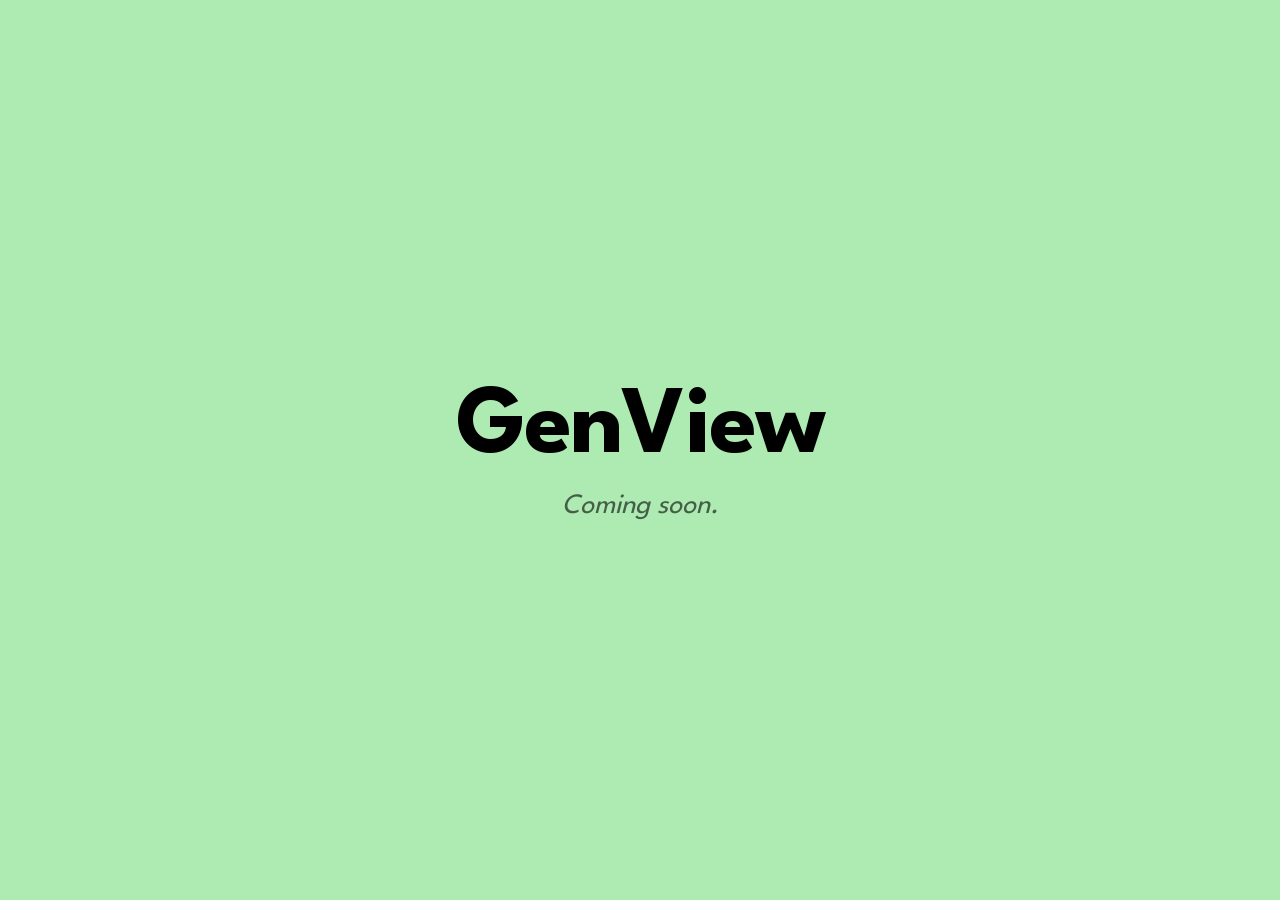
<file: index.html>
<!DOCTYPE html>
<html lang="en">
<head>
  <meta charset="UTF-8">
  <meta name="viewport" content="width=device-width, initial-scale=1.0">
  <title>GenView</title>
  <link rel="icon" type="image/svg+xml" href="favicon.svg">
  <link rel="icon" type="image/png" href="favicon.png">
  <link rel="apple-touch-icon" href="preview.png">

  <meta name="description" content="Gen Z insight and strategy for organisations that mean it." />
  <link rel="canonical" href="https://genview.uk/" />

  <meta property="og:title" content="GenView" />
  <meta property="og:description" content="Gen Z insight and strategy for organisations that mean it." />
  <meta property="og:type" content="website" />
  <meta property="og:url" content="https://genview.uk/" />
  <meta property="og:image" content="https://genview.uk/preview.png" />
  <meta property="og:image:width" content="1500" />
  <meta property="og:image:height" content="1500" />
  <meta name="twitter:card" content="summary_large_image" />
  <meta name="twitter:title" content="GenView" />
  <meta name="twitter:description" content="Gen Z insight and strategy for organisations that mean it." />
  <meta name="twitter:image" content="https://genview.uk/preview.png" />

  <link rel="stylesheet" href="fonts/leaguespartan.css">

  <style>
    *, *::before, *::after { box-sizing: border-box; }

    body {
      margin: 0;
      background-color: #adebb3;
      font-family: 'League Spartan', sans-serif;
      color: black;
      -webkit-font-smoothing: antialiased;
    }

    .wrap {
      height: 100vh;
      display: flex;
      flex-direction: column;
      align-items: center;
      justify-content: center;
      text-align: center;
      padding: 0 24px;
    }

    h1 {
      font-size: clamp(48px, 8vw, 96px);
      font-weight: 700;
      margin: 0;
      letter-spacing: -1.5px;
      line-height: 1;
    }

    p {
      font-size: clamp(18px, 2.5vw, 28px);
      font-style: italic;
      color: rgba(0,0,0,0.6);
      margin: 16px 0 0;
    }
  </style>
</head>
<body>
  <div class="wrap">
    <h1>GenView</h1>
    <p>Coming soon.</p>
  </div>
</body>
</html>
</file>
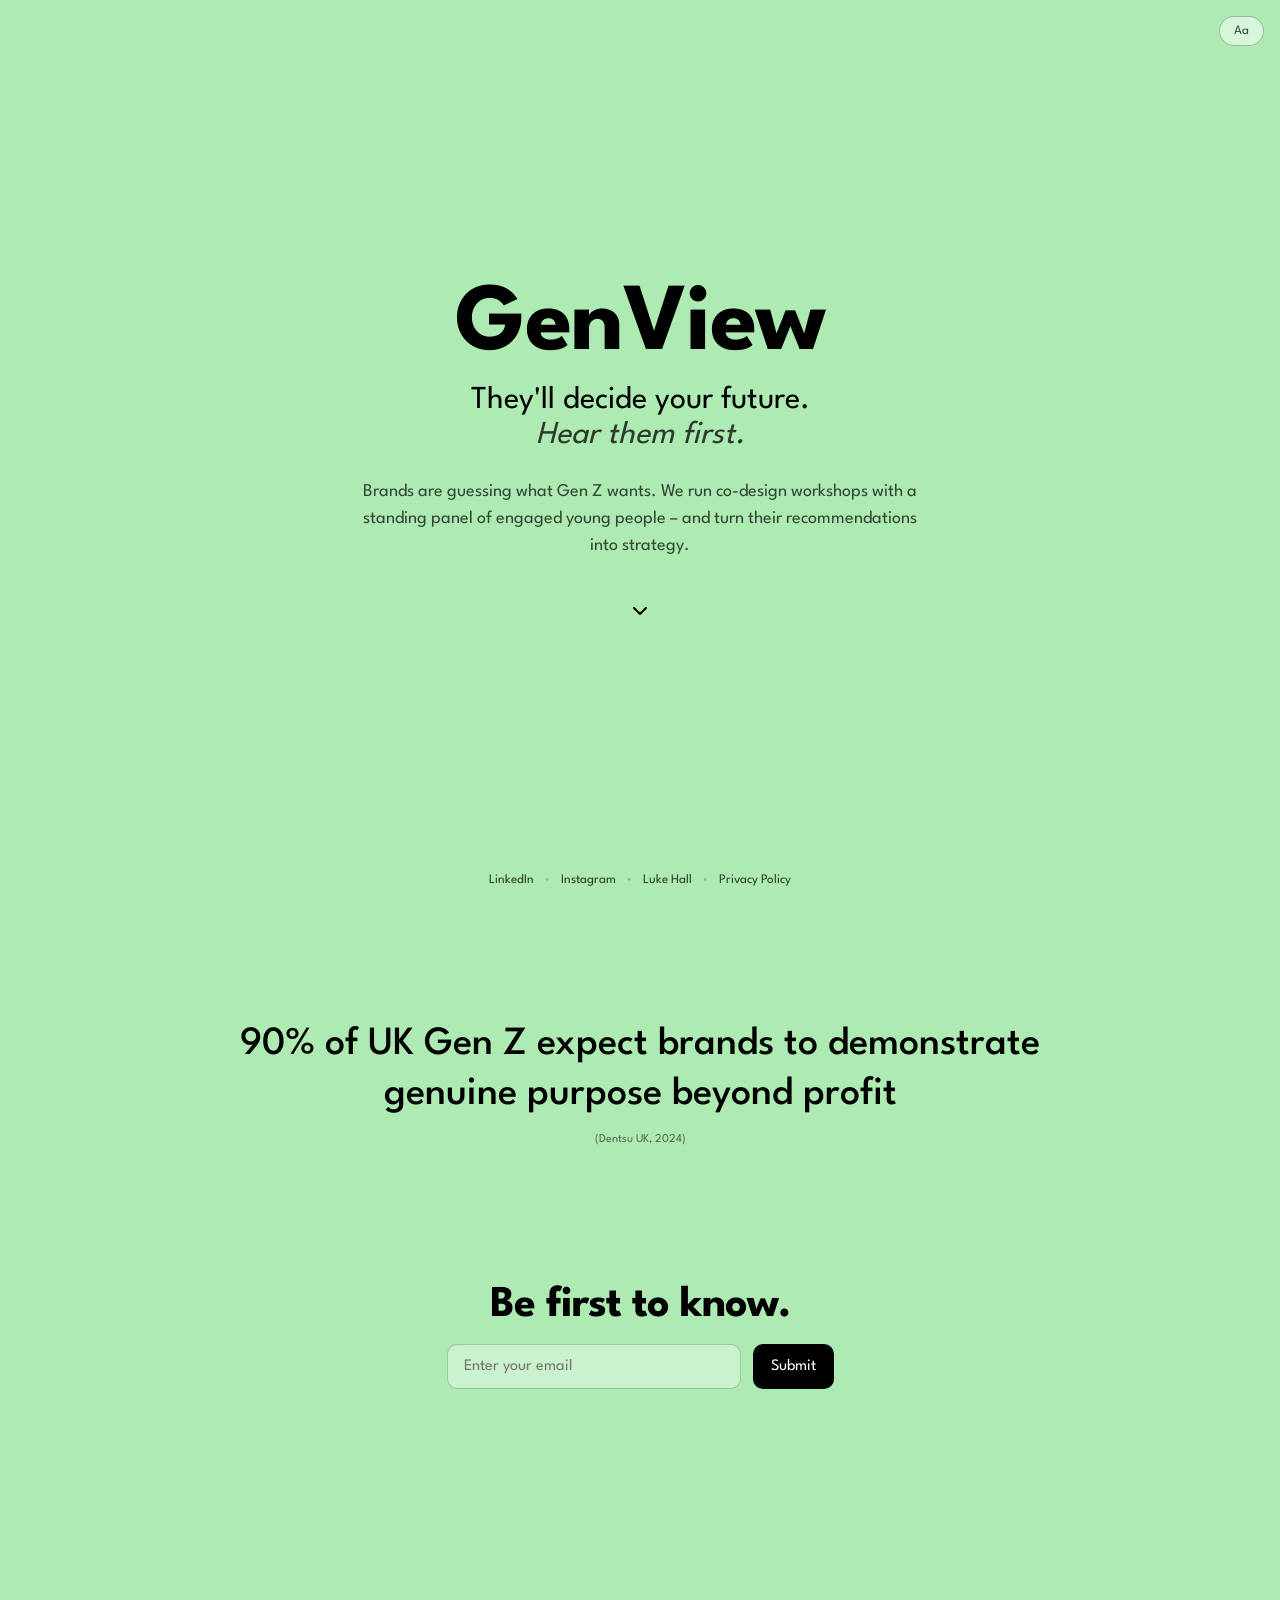
<file: full.html>
<!DOCTYPE html>
<html lang="en">
<head>
  <meta charset="UTF-8">
  <meta name="viewport" content="width=device-width, initial-scale=1.0">
  <title>GenView</title>
  <link rel="icon" type="image/svg+xml" href="favicon.svg">
  <link rel="icon" type="image/png" href="favicon.png">
  <link rel="apple-touch-icon" href="preview.png">

  <meta name="description" content="Strategy rooted in rich insights from Gen Z. Before anyone else." />
  <link rel="canonical" href="https://genview.uk/" />

  <!-- Open Graph -->
  <meta property="og:title" content="GenView" />
  <meta property="og:description" content="Strategy rooted in rich insights from Gen Z. Before anyone else." />
  <meta property="og:type" content="website" />
  <meta property="og:url" content="https://genview.uk/" />
  <meta property="og:image" content="https://genview.uk/preview.png" />
  <meta property="og:image:width" content="1500" />
  <meta property="og:image:height" content="1500" />

  <!-- Twitter / WhatsApp -->
  <meta name="twitter:card" content="summary_large_image" />
  <meta name="twitter:title" content="GenView" />
  <meta name="twitter:description" content="Strategy rooted in rich insights from Gen Z. Before anyone else." />
  <meta name="twitter:image" content="https://genview.uk/preview.png" />

  <link rel="preconnect" href="https://fonts.googleapis.com">
  <link rel="preconnect" href="https://fonts.gstatic.com" crossorigin>
  <link href="https://fonts.googleapis.com/css2?family=League+Spartan:wght@400;500;600;700&display=swap" rel="stylesheet">

  <style>
    @font-face {
      font-family: 'OpenDyslexic';
      src: url('https://cdn.jsdelivr.net/npm/opendyslexic@latest/OpenDyslexic-Regular.otf') format('opentype');
      font-weight: normal;
    }

    @font-face {
      font-family: 'OpenDyslexic';
      src: url('https://cdn.jsdelivr.net/npm/opendyslexic@latest/OpenDyslexic-Bold.otf') format('opentype');
      font-weight: bold;
    }

    body {
      margin: 0;
      background-color: #adebb3;
      font-family: 'League Spartan', sans-serif;
      color: black;
      -webkit-font-smoothing: antialiased;
      transition: background-color 0.3s ease, font-family 0.1s;
    }

    body.dyslexic {
      background-color: #f8f3e3;
      font-family: 'OpenDyslexic', sans-serif;
      letter-spacing: 0.05em;
      word-spacing: 0.1em;
      line-height: 1.6;
    }

    html {
      scroll-behavior: smooth;
    }

    .wrap {
      max-width: 900px;
      margin: 0 auto;
      padding: 120px 24px;
      text-align: center;
    }

    .block {
      margin-bottom: 140px;
    }

    .stat {
      font-size: clamp(22px, 3.2vw, 40px);
      line-height: 1.25;
      font-weight: 500;
    }

    .source {
      margin-top: 14px;
      font-size: 12px;
      color: rgba(0,0,0,0.55);
    }

    .email-title {
      font-size: clamp(28px, 4vw, 44px);
      font-weight: 700;
      margin-bottom: 18px;
      letter-spacing: -1px;
    }

    form {
      display: flex;
      gap: 12px;
      flex-wrap: wrap;
      justify-content: center;
    }

    input[type="email"] {
      padding: 14px 16px;
      font-size: 16px;
      border: 1px solid rgba(0,0,0,0.2);
      border-radius: 10px;
      width: 260px;
      background: rgba(255,255,255,0.35);
      outline: none;
      font-family: inherit;
    }

    button {
      padding: 14px 18px;
      font-size: 16px;
      border: none;
      border-radius: 10px;
      background: black;
      color: white;
      cursor: pointer;
      font-family: inherit;
    }

    button:hover {
      opacity: 0.85;
    }

    /* SUCCESS STATE */
    #success-message {
      display: none;
      margin-top: 18px;
      font-size: 16px;
      color: rgba(0,0,0,0.75);
    }

    /* DYSLEXIA TOGGLE BUTTON */
    #dyslexia-toggle {
      position: fixed;
      top: 16px;
      right: 16px;
      padding: 8px 14px;
      font-size: 13px;
      font-family: inherit;
      border: 1px solid rgba(0,0,0,0.25);
      border-radius: 20px;
      background: rgba(255,255,255,0.5);
      color: rgba(0,0,0,0.7);
      cursor: pointer;
      backdrop-filter: blur(6px);
      z-index: 100;
      transition: background 0.2s ease, border-color 0.2s ease;
    }

    #dyslexia-toggle:hover {
      background: rgba(255,255,255,0.8);
      border-color: rgba(0,0,0,0.4);
    }

    body.dyslexic #dyslexia-toggle {
      background: rgba(0,0,0,0.08);
      border-color: rgba(0,0,0,0.35);
    }

    /* SCROLL PROMPT */
    .scroll-hint {
      margin: 40px auto 0;
      display: flex;
      justify-content: center;
      animation: bounce 2s infinite;
      opacity: 0.4;
      background: none;
      border: none;
      cursor: pointer;
      padding: 0;
      color: black;
      transition: opacity 0.3s ease;
    }

    .scroll-hint svg {
      width: 24px;
      height: 24px;
    }

    @keyframes bounce {
      0%, 100% { transform: translateY(0); }
      50% { transform: translateY(6px); }
    }

    @keyframes fadeUp {
      from { opacity: 0; transform: translateY(12px); }
      to   { opacity: 1; transform: translateY(0); }
    }

    .fade-up {
      opacity: 0;
      animation: fadeUp 1.2s ease forwards;
    }

    .fade-up-1 { animation-delay: 0.4s; }
    .fade-up-2 { animation-delay: 1.3s; }
    .fade-up-3 { animation-delay: 3.0s; }
    .fade-up-4 { animation-delay: 3.7s; }

    /* FOOTER */
    .footer {
      position: fixed;
      bottom: 14px;
      left: 50%;
      transform: translateX(-50%);
      font-size: 13px;
      color: rgba(0,0,0,0.6);
      display: flex;
      gap: 10px;
      align-items: center;
      white-space: nowrap;
    }

    .dot { opacity: 0.35; }

    @media (max-width: 600px) {
      .footer {
        gap: 8px;
        font-size: 11px;
        bottom: 10px;
        white-space: normal;
        justify-content: center;
        width: 100%;
        left: 0;
        transform: none;
        padding: 0 16px;
        text-align: center;
        flex-wrap: wrap;
      }
      .footer-hide-mobile {
        display: none;
      }
    }

    .footer-link {
      color: rgba(0,0,0,0.75);
      text-decoration: none;
      position: relative;
    }

    .footer-link::after {
      content: "";
      position: absolute;
      left: 0;
      bottom: -3px;
      width: 100%;
      height: 1px;
      background: rgba(0,0,0,0.75);
      transform: scaleX(0);
      transform-origin: left;
      transition: transform 0.2s ease;
    }

    .footer-link:hover::after {
      transform: scaleX(1);
    }
  </style>
</head>

<body>

  <!-- DYSLEXIA TOGGLE -->
  <button id="dyslexia-toggle" aria-pressed="false" title="Toggle dyslexia-friendly reading mode">
    Aa
  </button>

  <!-- HERO -->
  <div style="height:100vh; display:flex; align-items:center; justify-content:center; text-align:center; padding:0 24px;">
    <div>
      <h1 style="font-size: clamp(48px, 8vw, 96px); font-weight:700; margin:0; letter-spacing:-1.5px; line-height:1;">
        GenView
      </h1>

      <div class="fade-up fade-up-1" style="font-size: clamp(18px, 3vw, 32px); margin-top:12px;">
        They'll decide your future.
      </div>

      <div class="fade-up fade-up-2" style="font-size: clamp(18px, 3vw, 32px); margin-top:6px; font-style:italic; color:rgba(0,0,0,0.75);">
        Hear them first.
      </div>

      <div class="fade-up fade-up-3" style="font-size: clamp(14px, 1.6vw, 18px); margin-top:28px; max-width:560px; line-height:1.5; color:rgba(0,0,0,0.7);">
        Brands are guessing what Gen Z wants. We run co-design workshops with a standing panel of engaged young people – and turn their recommendations into strategy.
      </div>

      <button class="scroll-hint fade-up fade-up-4" id="scroll-hint" aria-label="Scroll down" onclick="window.scrollTo({top: window.innerHeight, behavior: 'smooth'})">
        <svg viewBox="0 0 24 24" fill="none" stroke="currentColor" stroke-width="2" stroke-linecap="round" stroke-linejoin="round">
          <polyline points="6 9 12 15 18 9"></polyline>
        </svg>
      </button>
    </div>
  </div>

  <!-- CONTENT WRAP -->
  <div class="wrap">

    <!-- STAT -->
    <div class="block">
      <div class="stat">
        90% of UK Gen Z expect brands to demonstrate genuine purpose beyond profit
      </div>
      <div class="source">(Dentsu UK, 2024)</div>
    </div>

    <!-- EMAIL -->
    <div class="block">
      <div class="email-title">Be first to know.</div>

      <form id="email-form">
        <input type="email" name="email" placeholder="Enter your email" required />
        <button type="submit">Submit</button>
      </form>

      <div id="success-message" style="display:none; margin-top:18px;">
        Success. We'll be in touch.
      </div>
    </div>

    <!-- COMING SOON -->
    <div class="block" style="margin-bottom: 80px;">
      <div id="coming-soon-text" style="opacity:0; font-size: clamp(18px, 2.5vw, 28px); line-height:1.4; color:rgba(0,0,0,0.75); transition: opacity 1.2s ease;">
        Gen Z has opinions.<br>Time you heard them.<br><em>Coming soon.</em>
      </div>
    </div>

  </div>

  <!-- FOOTER -->
  <div class="footer">
    <a href="https://www.linkedin.com/company/112609480/" target="_blank" class="footer-link">LinkedIn</a>
    <span class="dot">•</span>
    <a href="https://www.instagram.com/genviewuk/" target="_blank" class="footer-link">Instagram</a>
    <span class="dot">•</span>
    <a href="https://www.linkedin.com/in/luke-daniel-hall" target="_blank" class="footer-link footer-hide-mobile">Luke Hall</a>
    <span class="dot">•</span>
    <a href="privacy.html" class="footer-link">Privacy Policy</a>
  </div>

</body>

<!-- JS -->
<script>
  // Email form
  const form = document.getElementById("email-form");
  const success = document.getElementById("success-message");

  form.addEventListener("submit", async function(e) {
    e.preventDefault();

    const formData = new FormData(form);

    try {
      await fetch("https://script.google.com/macros/s/AKfycbzDudrRu-pavjB2wUZoiA74tYOiGO6beJxW8PdrT1XGftuunpHVInuLeJJnONl7N21m/exec", {
        method: "POST",
        body: formData
      });

      form.style.display = "none";
      success.style.display = "block";

      setTimeout(() => {
        form.style.display = "flex";
        success.style.display = "none";
        form.reset();
      }, 5000);

    } catch (err) {
      alert("Something went wrong. Please try again.");
    }
  });

  // Fade in coming soon text 2s after it enters view
  const comingSoon = document.getElementById("coming-soon-text");
  const observer = new IntersectionObserver(function(entries) {
    entries.forEach(function(entry) {
      if (entry.isIntersecting) {
        setTimeout(function() {
          comingSoon.style.opacity = "1";
        }, 2000);
        observer.disconnect();
      }
    });
  }, { threshold: 0.5 });
  observer.observe(comingSoon);

  // Hide scroll hint on scroll
  const scrollHint = document.getElementById("scroll-hint");
  window.addEventListener("scroll", function() {
    if (window.scrollY > 40) scrollHint.style.opacity = "0";
    else scrollHint.style.opacity = "0.4";
  }, { passive: true });

  // Dyslexia toggle
  const toggle = document.getElementById("dyslexia-toggle");
  const body = document.body;

  const saved = localStorage.getItem("dyslexic");
  if (saved === "true") {
    body.classList.add("dyslexic");
    toggle.setAttribute("aria-pressed", "true");
    toggle.title = "Turn off dyslexia-friendly mode";
  }

  toggle.addEventListener("click", function() {
    const isOn = body.classList.toggle("dyslexic");
    toggle.setAttribute("aria-pressed", isOn ? "true" : "false");
    toggle.title = isOn ? "Turn off dyslexia-friendly mode" : "Toggle dyslexia-friendly reading mode";
    localStorage.setItem("dyslexic", isOn);
  });
</script>

</body>
</html>
</file>
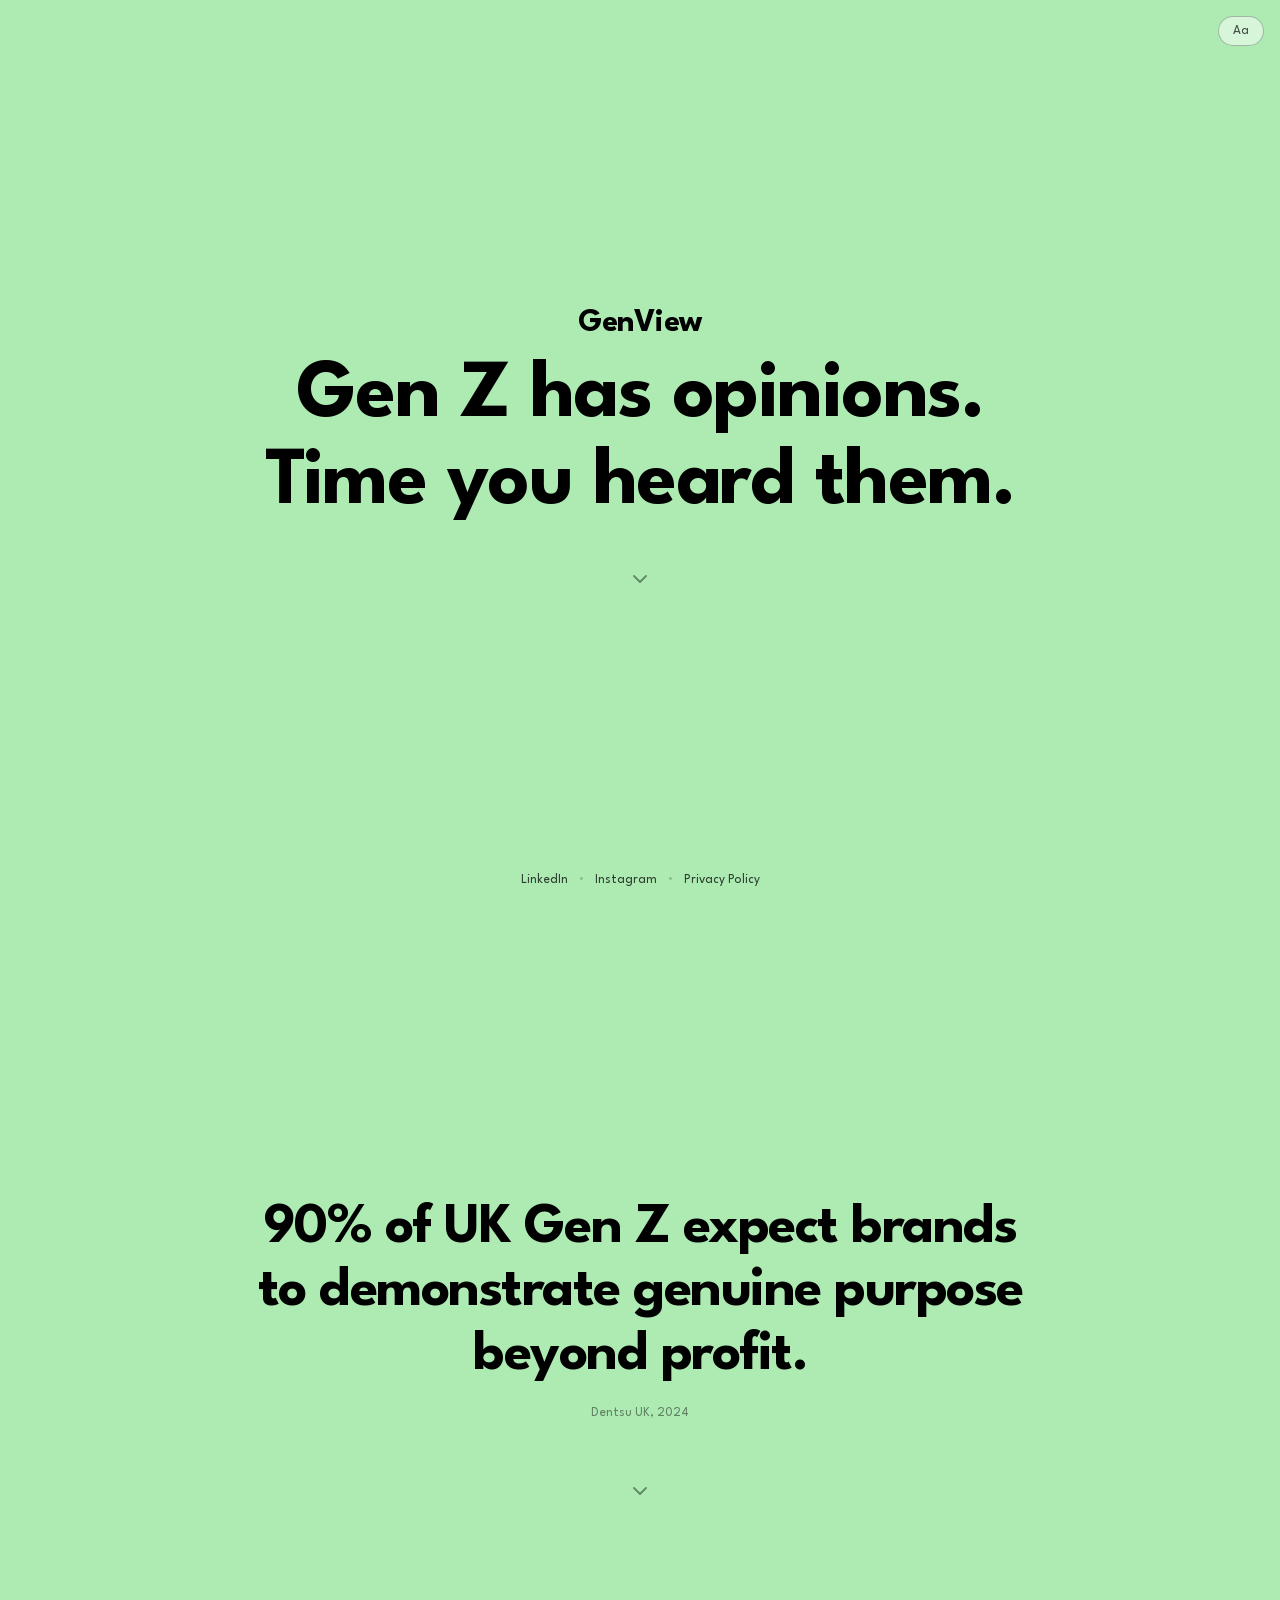
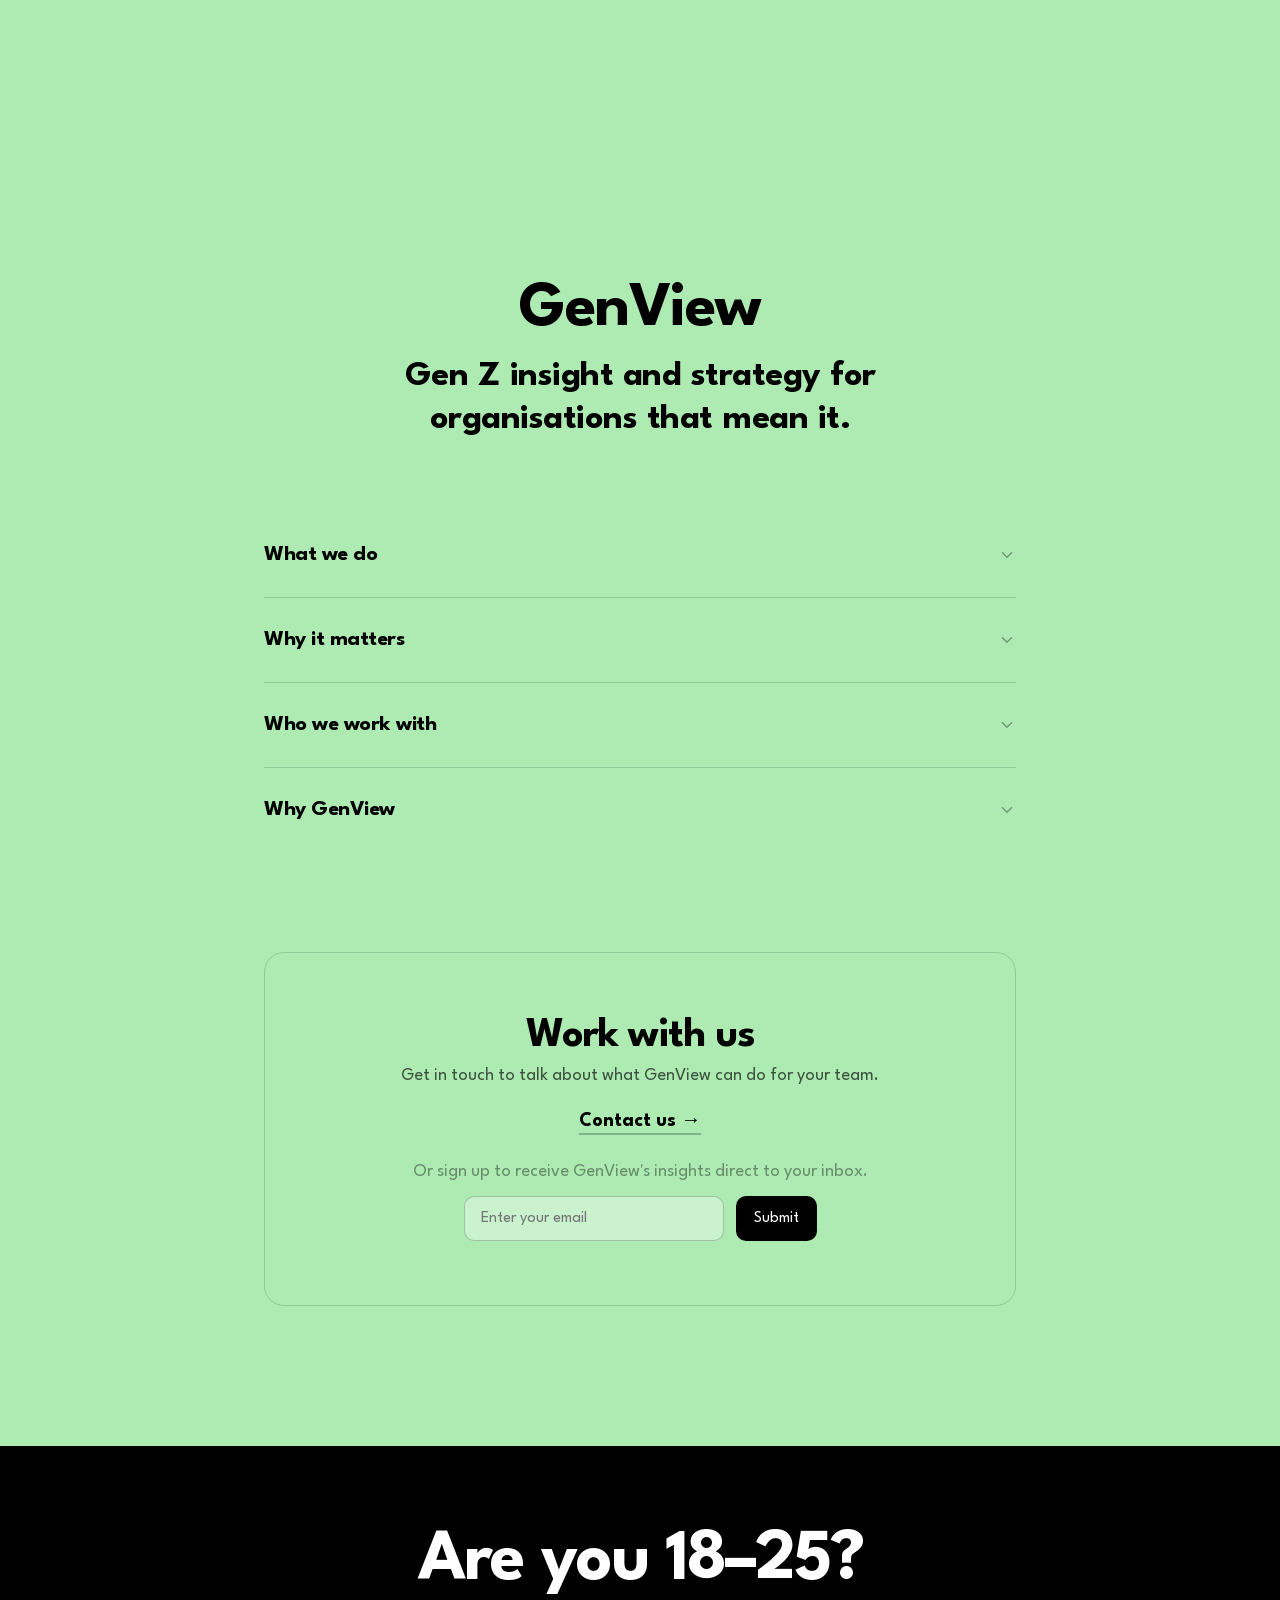
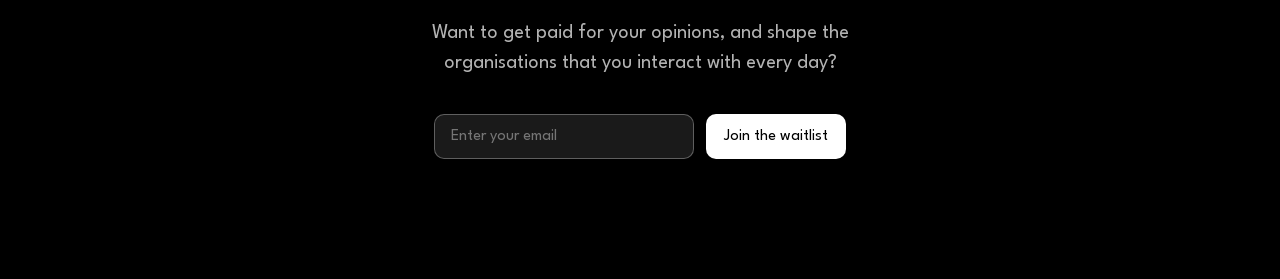
<file: gv-archive-june2026.html>
<!DOCTYPE html>
<html lang="en">
<head>
  <meta charset="UTF-8">
  <meta name="viewport" content="width=device-width, initial-scale=1.0">
  <title>GenView</title>
  <link rel="icon" type="image/svg+xml" href="favicon.svg">
  <link rel="icon" type="image/png" href="favicon.png">
  <link rel="apple-touch-icon" href="preview.png">

  <meta name="description" content="Gen Z insight and strategy for organisations that mean it." />
  <link rel="canonical" href="https://genview.uk/" />

  <!-- Open Graph -->
  <meta property="og:title" content="GenView" />
  <meta property="og:description" content="Gen Z insight and strategy for organisations that mean it." />
  <meta property="og:type" content="website" />
  <meta property="og:url" content="https://genview.uk/" />
  <meta property="og:image" content="https://genview.uk/preview.png" />
  <meta property="og:image:width" content="1500" />
  <meta property="og:image:height" content="1500" />

  <!-- Twitter / WhatsApp -->
  <meta name="twitter:card" content="summary_large_image" />
  <meta name="twitter:title" content="GenView" />
  <meta name="twitter:description" content="Gen Z insight and strategy for organisations that mean it." />
  <meta name="twitter:image" content="https://genview.uk/preview.png" />

  <link rel="stylesheet" href="fonts/leaguespartan.css">
  <style>
    *, *::before, *::after { box-sizing: border-box; }

    @font-face {
      font-family: 'OpenDyslexic';
      src: url('https://cdn.jsdelivr.net/npm/opendyslexic@latest/OpenDyslexic-Regular.otf') format('opentype');
      font-weight: normal;
    }
    @font-face {
      font-family: 'OpenDyslexic';
      src: url('https://cdn.jsdelivr.net/npm/opendyslexic@latest/OpenDyslexic-Bold.otf') format('opentype');
      font-weight: bold;
    }

    body {
      margin: 0;
      background-color: #adebb3;
      font-family: 'League Spartan', sans-serif;
      color: black;
      -webkit-font-smoothing: antialiased;
      transition: background-color 0.3s ease;
    }

    body.dyslexic {
      background-color: #f8f3e3;
      font-family: 'OpenDyslexic', sans-serif;
      letter-spacing: 0.05em;
      word-spacing: 0.1em;
      line-height: 1.6;
    }

    #dyslexia-toggle {
      position: fixed;
      top: 16px;
      right: 16px;
      padding: 8px 14px;
      font-size: 13px;
      font-family: inherit;
      border: 1px solid rgba(0,0,0,0.25);
      border-radius: 20px;
      background: rgba(255,255,255,0.5);
      color: rgba(0,0,0,0.7);
      cursor: pointer;
      backdrop-filter: blur(6px);
      z-index: 100;
      transition: background 0.2s ease, border-color 0.2s ease;
    }

    #dyslexia-toggle:hover {
      background: rgba(255,255,255,0.8);
      border-color: rgba(0,0,0,0.4);
    }

    body.dyslexic #dyslexia-toggle {
      background: rgba(0,0,0,0.08);
      border-color: rgba(0,0,0,0.35);
    }

    html { scroll-behavior: smooth; }

    /* HERO */
    .hero {
      height: 100vh;
      display: flex;
      flex-direction: column;
      align-items: center;
      justify-content: center;
      text-align: center;
      padding: 0 24px;
    }

    .hero-brand {
      font-size: clamp(22px, 3vw, 32px);
      font-weight: 700;
      letter-spacing: -0.5px;
      margin-bottom: 16px;
    }

    .hero h1 {
      font-size: clamp(40px, 6.5vw, 82px);
      font-weight: 700;
      margin: 0;
      letter-spacing: -1.5px;
      line-height: 1.05;
    }

    .scroll-hint {
      margin: 40px auto 0;
      display: flex;
      justify-content: center;
      animation: bounce 2s infinite;
      opacity: 0.4;
      background: none;
      border: none;
      cursor: pointer;
      padding: 0;
      color: black;
    }

    .scroll-hint svg { width: 24px; height: 24px; }

    @keyframes bounce {
      0%, 100% { transform: translateY(0); }
      50%       { transform: translateY(6px); }
    }

    /* PANELS */
    .wrap {
      max-width: 800px;
      margin: 0 auto;
      padding: 80px 24px 140px;
    }

    .panel {
      border-top: 1px solid rgba(0,0,0,0.15);
    }

    .panel:last-of-type {
      border-bottom: 1px solid rgba(0,0,0,0.15);
    }

    .panel-trigger {
      width: 100%;
      background: none;
      border: none;
      cursor: pointer;
      padding: 32px 0;
      display: flex;
      align-items: center;
      justify-content: space-between;
      font-family: inherit;
      text-align: left;
      gap: 16px;
      transition: opacity 0.15s ease;
    }

    .panel-trigger:hover { opacity: 0.7; }

    .panel-trigger-label {
      font-size: clamp(17px, 2vw, 22px);
      font-weight: 700;
      letter-spacing: -0.5px;
      flex: 1;
    }

    .panel-trigger-title {
      font-size: clamp(17px, 2vw, 22px);
      font-weight: 700;
      letter-spacing: -0.5px;
      line-height: 1.2;
      flex: 1;
      text-align: left;
    }

    /* CTA panels — visually distinct */
    .panel-cta .panel-trigger-label {
      font-size: clamp(20px, 2.5vw, 28px);
      letter-spacing: -1px;
    }

    .panel-cta .panel-chevron {
      opacity: 0.7;
    }

    .panel-divider {
      border: none;
      border-top: 2px solid rgba(0,0,0,0.12);
      margin: 48px 0 0;
    }

    @media (max-width: 600px) {
      .panel-body-inner { padding: 0 0 28px; }
    }

    .panel-chevron {
      width: 18px;
      height: 18px;
      flex-shrink: 0;
      opacity: 0.35;
      transition: transform 0.3s ease, opacity 0.2s ease;
    }

    .panel.open .panel-chevron {
      transform: rotate(180deg);
      opacity: 0.7;
    }

    .panel-body {
      max-height: 0;
      overflow: hidden;
      transition: max-height 0.4s ease;
    }

    .panel.open .panel-body {
      max-height: 600px;
    }

    .panel-body-inner {
      padding: 0 40px 36px 24px;
      font-size: clamp(15px, 1.5vw, 18px);
      line-height: 1.65;
      color: rgba(0,0,0,0.8);
    }

    @media (max-width: 600px) {
      .panel-body-inner { padding: 0 0 28px; }
    }

    .founder-block {
      display: flex;
      gap: 24px;
      align-items: center;
      margin-bottom: 20px;
    }

    .founder-photo {
      width: 110px;
      height: 110px;
      border-radius: 50%;
      object-fit: cover;
      flex-shrink: 0;
    }

    .founder-name {
      font-size: clamp(20px, 2.2vw, 26px);
      font-weight: 700;
      letter-spacing: -0.5px;
      line-height: 1.1;
    }

    .founder-role {
      font-size: 13px;
      opacity: 0.5;
      margin-top: 4px;
    }

    .panel-body-inner p { margin: 0 0 14px; }
    .panel-body-inner p:last-child { margin: 0; }

    .stat-panel {
      font-size: clamp(22px, 2.8vw, 36px);
      font-weight: 700;
      line-height: 1.2;
      margin-bottom: 12px;
    }

    .source { font-size: 12px; color: rgba(0,0,0,0.5); margin-bottom: 20px; }

    /* PANELS INTRO */
    .panels-intro {
      font-size: clamp(22px, 3vw, 36px);
      font-weight: 700;
      letter-spacing: -0.5px;
      color: black;
      text-align: center;
      max-width: 600px;
      margin: 0 auto 72px;
      line-height: 1.2;
    }

    /* CTA */
    .cta {
      margin-top: 0;
      text-align: center;
    }

    .email-title {
      font-size: clamp(22px, 3vw, 36px);
      font-weight: 700;
      margin-bottom: 12px;
      letter-spacing: -0.5px;
    }

    .email-sub { font-size: 16px; color: rgba(0,0,0,0.65); margin-bottom: 28px; }

    .cta-contact { margin-bottom: 32px; }

    .cta-contact a {
      display: inline-block;
      font-size: clamp(15px, 1.8vw, 20px);
      font-weight: 600;
      color: black;
      text-decoration: none;
      border-bottom: 2px solid rgba(0,0,0,0.25);
      padding-bottom: 2px;
      margin: 6px 16px;
      transition: border-color 0.2s ease;
    }

    .cta-contact a:hover { border-color: black; }

    .cta-divider { font-size: 13px; color: rgba(0,0,0,0.4); margin: 28px 0; }

    /* WORK WITH US BOX */
    .work-with-us-box {
      margin-top: 100px;
      background: none;
      border: 1px solid rgba(0,0,0,0.15);
      border-radius: 20px;
      padding: 64px 48px;
      text-align: center;
    }

    .work-with-us-title {
      font-size: clamp(24px, 3.5vw, 42px);
      font-weight: 700;
      letter-spacing: -1px;
      margin-bottom: 12px;
    }

    .work-with-us-box p {
      font-size: clamp(15px, 1.5vw, 18px);
      color: rgba(0,0,0,0.65);
      margin: 0 0 24px;
    }

    .work-with-us-link {
      display: inline-block;
      font-size: clamp(16px, 1.8vw, 20px);
      font-weight: 700;
      color: black;
      text-decoration: none;
      border-bottom: 2px solid rgba(0,0,0,0.25);
      padding-bottom: 2px;
      transition: border-color 0.2s ease;
    }

    .work-with-us-link:hover { border-color: black; }

    .work-with-us-divider {
      font-size: clamp(15px, 1.5vw, 18px);
      color: rgba(0,0,0,0.4);
      margin: 28px 0 16px;
    }

    /* 18-25 BOTTOM SECTION */
    .genz-section {
      background: black;
      color: white;
      text-align: center;
      padding: 80px 24px 120px;
    }

    .genz-section h2 {
      font-size: clamp(36px, 6vw, 72px);
      font-weight: 700;
      letter-spacing: -2px;
      line-height: 1;
      margin: 0 0 20px;
    }

    .genz-section p {
      font-size: clamp(16px, 1.8vw, 20px);
      color: rgba(255,255,255,0.7);
      max-width: 480px;
      margin: 0 auto 36px;
      line-height: 1.5;
    }

    .genz-section input[type="email"] {
      background: rgba(255,255,255,0.1);
      border: 1px solid rgba(255,255,255,0.3);
      color: white;
    }

    .genz-section input[type="email"]::placeholder { color: rgba(255,255,255,0.4); }

    .genz-section button[type="submit"] {
      background: white;
      color: black;
    }

    form {
      display: flex;
      gap: 12px;
      flex-wrap: wrap;
      justify-content: center;
    }

    input[type="email"] {
      padding: 14px 16px;
      font-size: 16px;
      font-family: inherit;
      border: 1px solid rgba(0,0,0,0.2);
      border-radius: 10px;
      width: 260px;
      background: rgba(255,255,255,0.35);
      outline: none;
    }

    button[type="submit"] {
      padding: 14px 18px;
      font-size: 16px;
      font-family: inherit;
      border: none;
      border-radius: 10px;
      background: black;
      color: white;
      cursor: pointer;
    }

    /* FOOTER */
    .footer {
      position: fixed;
      bottom: 14px;
      left: 50%;
      transform: translateX(-50%);
      font-size: 13px;
      color: rgba(0,0,0,0.6);
      display: flex;
      gap: 10px;
      align-items: center;
      white-space: nowrap;
      transition: color 0.3s ease;
    }

    .footer-link {
      transition: color 0.3s ease;
    }

    .dot { opacity: 0.35; }

    .footer-link {
      color: rgba(0,0,0,0.75);
      text-decoration: none;
    }
  </style>
</head>
<body>

  <button id="dyslexia-toggle" aria-pressed="false" title="Toggle dyslexia-friendly reading mode">Aa</button>

  <!-- HERO -->
  <div class="hero">
    <div class="hero-brand">GenView</div>
    <h1>Gen Z has opinions.<br>Time you heard them.</h1>
    <button class="scroll-hint" aria-label="Scroll down"
      onclick="window.scrollTo({top: window.innerHeight, behavior: 'smooth'})">
      <svg viewBox="0 0 24 24" fill="none" stroke="currentColor" stroke-width="2"
        stroke-linecap="round" stroke-linejoin="round">
        <polyline points="6 9 12 15 18 9"></polyline>
      </svg>
    </button>
  </div>

  <!-- STAT -->
  <div id="stat-section" style="min-height: 100vh; display: flex; flex-direction: column; align-items: center; justify-content: center; text-align: center; padding: 80px 24px; opacity: 0; transition: opacity 1.4s ease;">
    <div style="max-width: 780px;">
      <div style="font-size: clamp(28px, 4.5vw, 58px); font-weight: 700; letter-spacing: -1.5px; line-height: 1.1; margin-bottom: 20px;">90% of UK Gen Z expect brands to demonstrate genuine purpose beyond profit.</div>
      <div style="font-size: 13px; color: rgba(0,0,0,0.45);">Dentsu UK, 2024</div>
    </div>
    <button class="scroll-hint" style="margin-top: 60px;" aria-label="Scroll down"
      onclick="document.querySelector('.wrap').scrollIntoView({behavior: 'smooth'})">
      <svg viewBox="0 0 24 24" fill="none" stroke="currentColor" stroke-width="2"
        stroke-linecap="round" stroke-linejoin="round">
        <polyline points="6 9 12 15 18 9"></polyline>
      </svg>
    </button>
  </div>

  <!-- PANELS -->
  <div class="wrap">
    <div style="font-size: clamp(32px, 5vw, 64px); font-weight: 700; letter-spacing: -1.5px; text-align: center; margin-bottom: 16px;">GenView</div>
    <p class="panels-intro">Gen Z insight and strategy for organisations that mean it.</p>

    <div class="panel" id="panel-1" style="border-top: none;">
      <button class="panel-trigger" onclick="togglePanel('panel-1')" aria-expanded="false">
        <span class="panel-trigger-label">What we do</span>
        <svg class="panel-chevron" viewBox="0 0 24 24" fill="none" stroke="currentColor" stroke-width="2" stroke-linecap="round" stroke-linejoin="round">
          <polyline points="6 9 12 15 18 9"></polyline>
        </svg>
      </button>
      <div class="panel-body">
        <div class="panel-body-inner">
          <p>GenView runs a standing panel of paid, committed Gen Z participants – and uses in-depth qualitative research, not mass surveys, to get to the bottom of how young people actually think, feel, and consume. It's insight you can't get from surveys.</p>
          <p>Most research tells you what young people say. GenView tells you why, and what's coming next.</p>
        </div>
      </div>
    </div>

    <div class="panel" id="panel-2">
      <button class="panel-trigger" onclick="togglePanel('panel-2')" aria-expanded="false">
        <span class="panel-trigger-label">Why it matters</span>
        <svg class="panel-chevron" viewBox="0 0 24 24" fill="none" stroke="currentColor" stroke-width="2" stroke-linecap="round" stroke-linejoin="round">
          <polyline points="6 9 12 15 18 9"></polyline>
        </svg>
      </button>
      <div class="panel-body">
        <div class="panel-body-inner">
          <p>The UK Government co-produced its National Youth Strategy directly with young people for the first time in history. Accountability to Gen Z is no longer just good practice – it's a growing expectation of organisations that do good.</p>
        </div>
      </div>
    </div>

    <div class="panel" id="panel-3">
      <button class="panel-trigger" onclick="togglePanel('panel-3')" aria-expanded="false">
        <span class="panel-trigger-label">Who we work with</span>
        <svg class="panel-chevron" viewBox="0 0 24 24" fill="none" stroke="currentColor" stroke-width="2" stroke-linecap="round" stroke-linejoin="round">
          <polyline points="6 9 12 15 18 9"></polyline>
        </svg>
      </button>
      <div class="panel-body">
        <div class="panel-body-inner">
          <p>GenView works with brands, organisations, and marketing teams across any sector where getting Gen Z right is non-negotiable. From FMCG to financial services, tech to entertainment – anyone who can't afford to get young people wrong.</p>
          <p>We also work with charities, foundations, and policy teams who need to understand and authentically engage with young people.</p>
        </div>
      </div>
    </div>

    <div class="panel" id="panel-4">
      <button class="panel-trigger" onclick="togglePanel('panel-4')" aria-expanded="false">
        <span class="panel-trigger-label">Why GenView</span>
        <svg class="panel-chevron" viewBox="0 0 24 24" fill="none" stroke="currentColor" stroke-width="2" stroke-linecap="round" stroke-linejoin="round">
          <polyline points="6 9 12 15 18 9"></polyline>
        </svg>
      </button>
      <div class="panel-body">
        <div class="panel-body-inner">
          <div class="founder-block">
            <img src="luke.jpg" alt="Luke Hall, Founder of GenView" class="founder-photo">
            <div>
              <a href="https://www.linkedin.com/in/luke-daniel-hall" target="_blank" rel="noopener noreferrer" class="founder-name" style="color: inherit; text-decoration: underline; text-underline-offset: 3px; text-decoration-color: rgba(0,0,0,0.3);">Luke Hall</a>
              <div class="founder-role">Founder, GenView</div>
            </div>
          </div>
          <p>Most Gen Z insight comes from the outside looking in. GenView's founder has spent years embedded in the policy, advocacy, and institutional worlds that actually shape how young people live – from policymakers in the House of Commons to speaking at international fora such as UNICEF and consumer business summits. That's a different kind of intelligence.</p>
          <p>The combination no competitor has built: a standing panel, in-depth co-design, and a closed loop with every young person involved – making the research richer, the data more honest, and the insight more reliable.</p>
        </div>
      </div>
    </div>

    <!-- CTA PANELS -->
    <div class="work-with-us-box">
      <div class="work-with-us-title">Work with us</div>
      <p>Get in touch to talk about what GenView can do for your team.</p>
      <a href="mailto:hello@genview.uk?subject=GenView Enquiry" class="work-with-us-link">Contact us →</a>
      <div class="work-with-us-divider">Or sign up to receive GenView's insights direct to your inbox.</div>
      <form id="form-org">
        <input type="hidden" name="source" value="organisation">
        <input type="email" name="email" placeholder="Enter your email" required />
        <button type="submit">Submit</button>
      </form>
      <div id="success-org" style="display:none; margin-top:16px; font-size:15px; color:rgba(0,0,0,0.65);">Success. We'll be in touch.</div>
    </div>

  </div>

  <!-- 18-25 SECTION -->
  <div class="genz-section">
    <h2>Are you 18–25?</h2>
    <p>Want to get paid for your opinions, and shape the organisations that you interact with every day?</p>
    <form id="form-panel">
      <input type="hidden" name="source" value="panel">
      <input type="email" name="email" placeholder="Enter your email" required />
      <button type="submit">Join the waitlist</button>
    </form>
    <div id="success-panel" style="display:none; margin-top:16px; font-size:15px; color:rgba(255,255,255,0.7);">You're on the list. We'll be in touch.</div>
  </div>

  <!-- FOOTER -->
  <div class="footer">
    <a href="https://www.linkedin.com/company/112609480/" target="_blank" class="footer-link">LinkedIn</a>
    <span class="dot">•</span>
    <a href="https://www.instagram.com/genviewuk/" target="_blank" class="footer-link">Instagram</a>
    <span class="dot">•</span>
    <a href="privacy.html" class="footer-link">Privacy Policy</a>
  </div>

<script>
  const SCRIPT_URL = "https://script.google.com/macros/s/AKfycbyQBHndjjEp-2qAPYGcVpNUHglOpEFJNtSbEkHs6CS32vU5wOG9wKC4CSMKYyIv8kfH/exec";

  async function submitForm(formId, successId) {
    const form = document.getElementById(formId);
    const success = document.getElementById(successId);
    form.addEventListener("submit", async function(e) {
      e.preventDefault();
      const formData = new FormData(form);
      try {
        await fetch(SCRIPT_URL, { method: "POST", body: formData, mode: "no-cors" });
        form.style.display = "none";
        success.style.display = "block";
        setTimeout(() => {
          form.style.display = "flex";
          success.style.display = "none";
          form.reset();
        }, 5000);
      } catch (err) {
        alert("Something went wrong. Please try again.");
      }
    });
  }

  submitForm("form-org", "success-org");
  submitForm("form-panel", "success-panel");

  // Dyslexia toggle
  const toggle = document.getElementById("dyslexia-toggle");
  if (localStorage.getItem("dyslexic") === "true") {
    document.body.classList.add("dyslexic");
    toggle.setAttribute("aria-pressed", "true");
  }
  toggle.addEventListener("click", function() {
    const isOn = document.body.classList.toggle("dyslexic");
    toggle.setAttribute("aria-pressed", isOn ? "true" : "false");
    localStorage.setItem("dyslexic", isOn);
  });

  // Footer turns white over black 18-25 section
  const footer = document.querySelector('.footer');
  // Fade in stat when it enters view
  const statSection = document.getElementById("stat-section");
  const statObserver = new IntersectionObserver(function(entries) {
    entries.forEach(function(entry) {
      if (entry.isIntersecting) {
        statSection.style.opacity = "1";
        statObserver.disconnect();
      }
    });
  }, { threshold: 0.3 });
  statObserver.observe(statSection);

  const genzSection = document.querySelector('.genz-section');

  const footerObserver = new IntersectionObserver(function(entries) {
    entries.forEach(function(entry) {
      if (entry.isIntersecting) {
        footer.style.color = 'rgba(255,255,255,0.7)';
        footer.querySelectorAll('.footer-link').forEach(a => a.style.color = 'rgba(255,255,255,0.9)');
      } else {
        footer.style.color = 'rgba(0,0,0,0.6)';
        footer.querySelectorAll('.footer-link').forEach(a => a.style.color = 'rgba(0,0,0,0.75)');
      }
    });
  }, { threshold: 0.1 });

  footerObserver.observe(genzSection);

  function togglePanel(id) {
    const panel = document.getElementById(id);
    const btn = panel.querySelector('.panel-trigger');
    const isOpen = panel.classList.contains('open');

    // Close all panels
    document.querySelectorAll('.panel').forEach(p => {
      p.classList.remove('open');
      p.querySelector('.panel-trigger').setAttribute('aria-expanded', 'false');
    });

    // Open clicked one if it was closed
    if (!isOpen) {
      panel.classList.add('open');
      btn.setAttribute('aria-expanded', 'true');
    }
  }
</script>

</body>
</html>
</file>
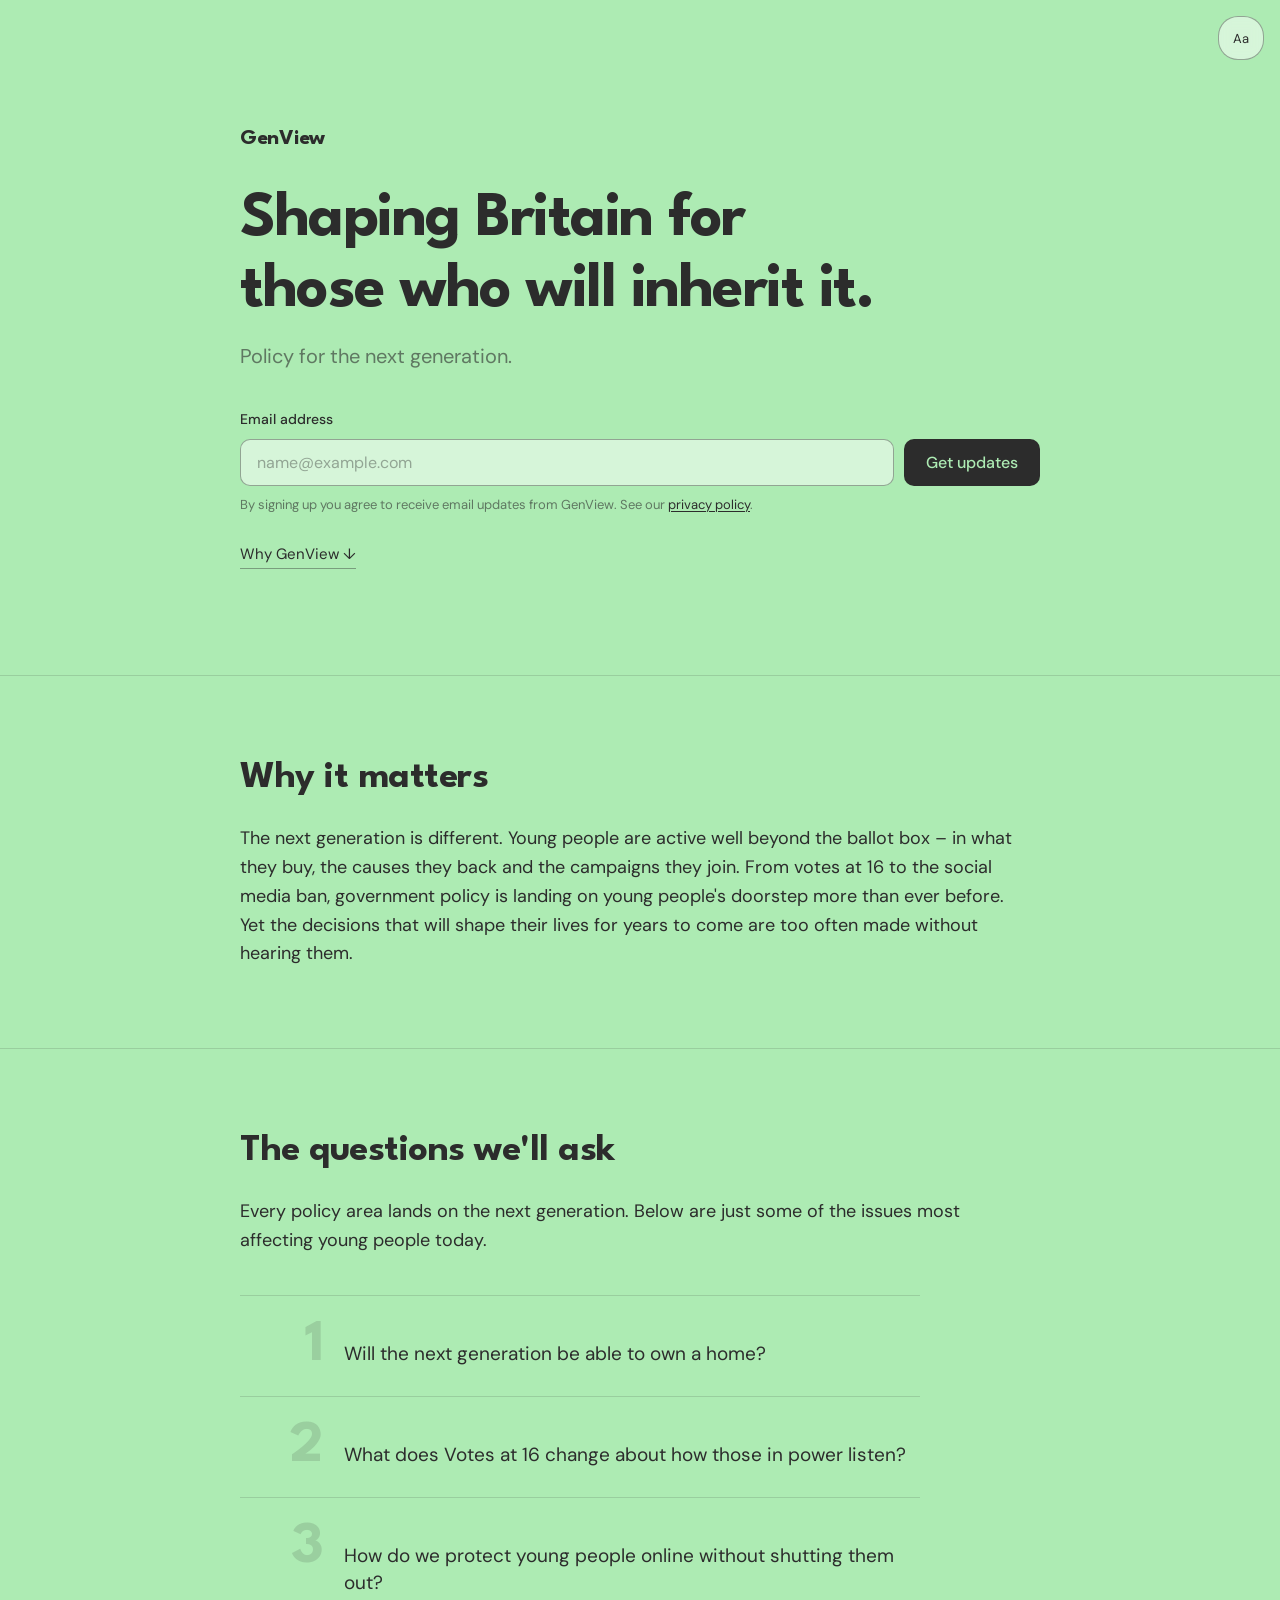
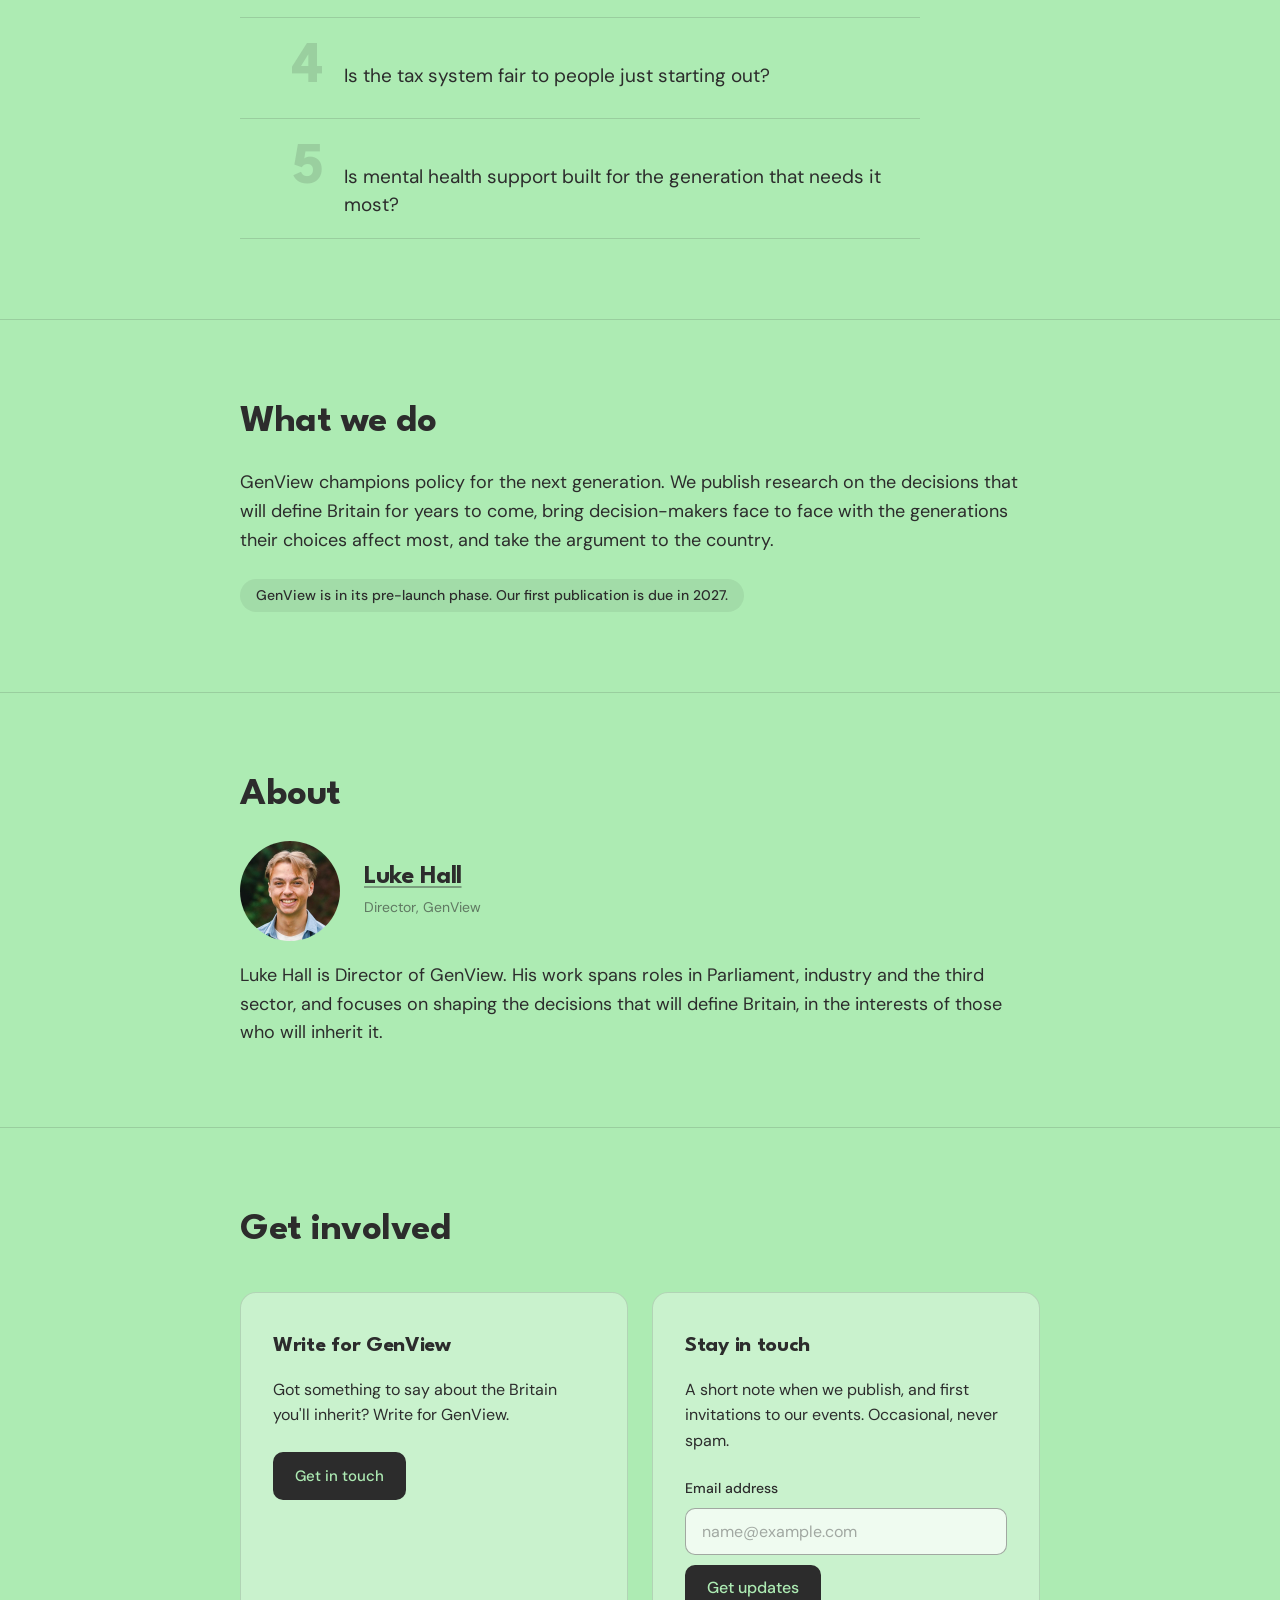
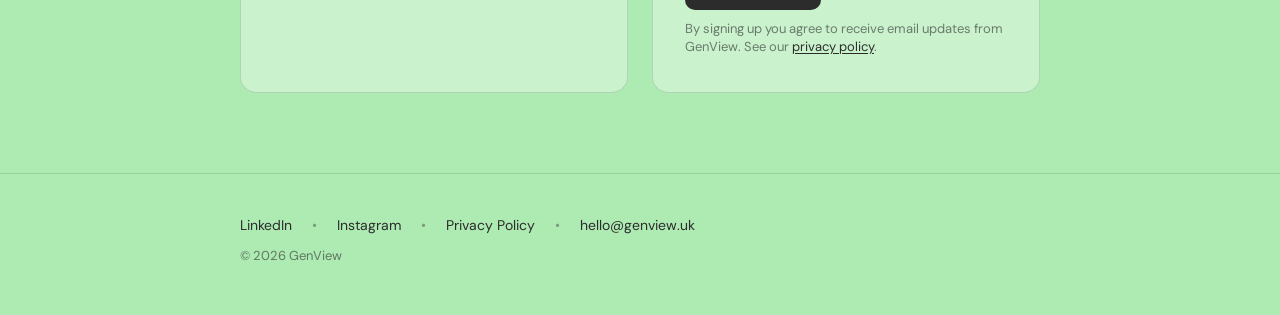
<file: gv-v2-policy-old.html>
<!DOCTYPE html>
<html lang="en-GB">
<head>
  <meta charset="UTF-8">
  <meta name="viewport" content="width=device-width, initial-scale=1.0">
  <title>GenView | Shaping Britain for those who will inherit it</title>

  <link rel="icon" type="image/svg+xml" href="favicon.svg">
  <link rel="icon" type="image/png" href="favicon.png">
  <link rel="apple-touch-icon" href="preview.png">

  <meta name="description" content="Policy for the next generation. GenView publishes research on the decisions that will define Britain for years to come." />
  <link rel="canonical" href="https://genview.uk/" />

  <meta property="og:title" content="GenView – Shaping Britain for those who will inherit it" />
  <meta property="og:description" content="Policy for the next generation. GenView publishes research on the decisions that will define Britain for years to come." />
  <meta property="og:type" content="website" />
  <meta property="og:url" content="https://genview.uk/" />
  <meta property="og:image" content="https://genview.uk/preview-og.png" />
  <meta property="og:image:width" content="1200" />
  <meta property="og:image:height" content="627" />

  <meta name="twitter:card" content="summary_large_image" />
  <meta name="twitter:title" content="GenView – Shaping Britain for those who will inherit it" />
  <meta name="twitter:description" content="Policy for the next generation. GenView publishes research on the decisions that will define Britain for years to come." />
  <meta name="twitter:image" content="https://genview.uk/preview-og.png" />

  <link rel="preconnect" href="https://fonts.googleapis.com">
  <link rel="preconnect" href="https://fonts.gstatic.com" crossorigin>
  <link href="https://fonts.googleapis.com/css2?family=DM+Sans:wght@400;500&display=swap" rel="stylesheet">
  <link rel="stylesheet" href="fonts/leaguespartan.css">

  <style>
    *, *::before, *::after { box-sizing: border-box; }

    @font-face {
      font-family: 'OpenDyslexic';
      src: url('https://cdn.jsdelivr.net/npm/opendyslexic@latest/OpenDyslexic-Regular.otf') format('opentype');
      font-weight: normal;
    }
    @font-face {
      font-family: 'OpenDyslexic';
      src: url('https://cdn.jsdelivr.net/npm/opendyslexic@latest/OpenDyslexic-Bold.otf') format('opentype');
      font-weight: bold;
    }

    :root {
      --mint: #adebb3;
      --charcoal: #2C2C2C;
      --c60: rgba(44,44,44,0.6);
      --c40: rgba(44,44,44,0.4);
      --c15: rgba(44,44,44,0.15);
      --c08: rgba(44,44,44,0.08);
    }

    html { scroll-behavior: smooth; }

    body {
      margin: 0;
      background-color: var(--mint);
      font-family: 'DM Sans', sans-serif;
      font-size: 18px;
      line-height: 1.6;
      color: var(--charcoal);
      -webkit-font-smoothing: antialiased;
      transition: background-color 0.3s ease;
    }

    body.dyslexic {
      background-color: #f8f3e3;
      font-family: 'OpenDyslexic', sans-serif;
      letter-spacing: 0.05em;
      word-spacing: 0.1em;
    }

    /* FOCUS */
    :focus-visible {
      outline: 2px solid var(--charcoal);
      outline-offset: 3px;
      border-radius: 3px;
    }

    /* DYSLEXIA TOGGLE */
    #dyslexia-toggle {
      position: fixed;
      top: 16px;
      right: 16px;
      padding: 8px 14px;
      min-height: 44px;
      font-size: 13px;
      font-family: inherit;
      border: 1px solid var(--c40);
      border-radius: 20px;
      background: rgba(255,255,255,0.5);
      color: var(--charcoal);
      cursor: pointer;
      backdrop-filter: blur(6px);
      z-index: 100;
      transition: background 0.2s, border-color 0.2s;
    }
    #dyslexia-toggle:hover { background: rgba(255,255,255,0.8); border-color: var(--charcoal); }
    body.dyslexic #dyslexia-toggle { background: var(--c08); border-color: var(--c40); }

    /* HEADINGS */
    h1, h2 {
      font-family: 'League Spartan', sans-serif;
      color: var(--charcoal);
    }

    /* CONTAINER */
    .container {
      max-width: 800px;
      margin: 0 auto;
      padding: 0 24px;
    }

    /* HEADER / HERO */
    header {
      min-height: 75vh;
      display: flex;
      flex-direction: column;
      justify-content: center;
      padding: 80px 24px 64px;
    }

    .hero-inner {
      max-width: 800px;
      margin: 0 auto;
      width: 100%;
    }

    .wordmark {
      font-family: 'League Spartan', sans-serif;
      font-size: clamp(18px, 2.2vw, 22px);
      font-weight: 700;
      letter-spacing: -0.3px;
      color: var(--charcoal);
      margin: 0 0 28px;
    }

    h1 {
      font-size: clamp(2.25rem, 6vw, 4rem);
      font-weight: 700;
      letter-spacing: -1.5px;
      line-height: 1.1;
      margin: 0 0 14px;
      max-width: 20ch;
      text-wrap: balance;
    }

    .hero-tagline {
      font-size: clamp(16px, 1.8vw, 20px);
      color: var(--c60);
      margin: 0 0 36px;
    }

    /* FORMS */
    .form-label {
      display: block;
      font-size: 14px;
      font-weight: 500;
      color: var(--charcoal);
      margin-bottom: 8px;
    }

    .form-row {
      display: flex;
      gap: 10px;
      flex-wrap: wrap;
    }

    .form-row input[type="email"] {
      flex: 1;
      min-width: 200px;
      padding: 12px 16px;
      font-size: 16px;
      font-family: 'DM Sans', sans-serif;
      border: 1.5px solid var(--c40);
      border-radius: 10px;
      background: rgba(255,255,255,0.5);
      color: var(--charcoal);
      outline: none;
      min-height: 44px;
      transition: border-color 0.2s;
    }

    .form-row input[type="email"]:focus { border-color: var(--charcoal); }
    .form-row input[type="email"]::placeholder { color: var(--c40); }

    .form-row button[type="submit"] {
      padding: 12px 22px;
      font-size: 16px;
      font-family: 'DM Sans', sans-serif;
      font-weight: 500;
      border: none;
      border-radius: 10px;
      background: var(--charcoal);
      color: var(--mint);
      cursor: pointer;
      min-height: 44px;
      transition: opacity 0.2s;
    }

    .form-row button[type="submit"]:hover { opacity: 0.82; }

    .form-error {
      margin-top: 8px;
      font-size: 14px;
      color: #b00020;
    }

    .consent-line {
      margin: 10px 0 0;
      font-size: 13px;
      color: var(--c60);
      line-height: 1.4;
    }

    .consent-line a { color: var(--charcoal); text-decoration: underline; text-underline-offset: 2px; }

    .form-success {
      font-size: 16px;
      font-weight: 500;
      color: var(--charcoal);
      padding: 10px 0;
    }

    .scroll-link {
      display: inline-block;
      margin-top: 28px;
      font-size: 15px;
      color: var(--charcoal);
      text-decoration: none;
      border-bottom: 1px solid var(--c40);
      padding-bottom: 2px;
      transition: border-color 0.2s;
    }
    .scroll-link:hover { border-color: var(--charcoal); }

    /* MAIN SECTIONS */
    main section {
      padding: 80px 24px;
      border-top: 1px solid var(--c15);
    }

    .section-inner {
      max-width: 800px;
      margin: 0 auto;
    }

    h2 {
      font-size: clamp(1.7rem, 3.5vw, 2.4rem);
      font-weight: 700;
      letter-spacing: -0.5px;
      line-height: 1.15;
      margin: 0 0 24px;
    }

    .body-text {
      max-width: 65ch;
      font-size: 18px;
      line-height: 1.6;
      color: var(--charcoal);
      margin: 0;
    }

    /* NUMBERED LIST */
    .questions-intro {
      margin-bottom: 40px;
    }

    .questions-list {
      list-style: none;
      padding: 0;
      margin: 0;
      counter-reset: questions;
      max-width: 680px;
    }

    .questions-list li {
      counter-increment: questions;
      display: flex;
      align-items: baseline;
      gap: 20px;
      padding: 20px 0;
      border-top: 1px solid var(--c15);
      font-size: clamp(16px, 1.8vw, 19px);
      line-height: 1.45;
      color: var(--charcoal);
    }

    .questions-list li:last-child {
      border-bottom: 1px solid var(--c15);
    }

    .questions-list li::before {
      content: counter(questions);
      font-family: 'League Spartan', sans-serif;
      font-size: clamp(40px, 5vw, 60px);
      font-weight: 700;
      color: var(--c15);
      line-height: 1;
      flex-shrink: 0;
      width: 2.4ch;
      text-align: right;
    }

    /* STATUS PILL */
    .status-pill {
      display: inline-block;
      background: var(--c08);
      color: var(--charcoal);
      font-family: 'DM Sans', sans-serif;
      font-size: 14px;
      font-weight: 500;
      padding: 6px 16px;
      border-radius: 100px;
      margin-top: 24px;
      line-height: 1.5;
    }

    /* ABOUT */
    .about-card {
      display: flex;
      gap: 24px;
      align-items: center;
      margin-bottom: 20px;
    }

    .about-photo {
      width: 100px;
      height: 100px;
      border-radius: 50%;
      object-fit: cover;
      flex-shrink: 0;
    }

    .about-name {
      display: block;
      font-family: 'League Spartan', sans-serif;
      font-size: clamp(20px, 2.2vw, 26px);
      font-weight: 700;
      letter-spacing: -0.5px;
      line-height: 1.1;
      color: var(--charcoal);
      text-decoration: underline;
      text-underline-offset: 3px;
      text-decoration-color: var(--c40);
    }
    .about-name:hover { text-decoration-color: var(--charcoal); }

    .about-role {
      font-size: 14px;
      color: var(--c60);
      margin-top: 4px;
    }

    .about-bio {
      margin-top: 20px;
    }

    /* GET INVOLVED CARDS */
    .cards {
      display: grid;
      grid-template-columns: 1fr 1fr;
      gap: 24px;
      margin-top: 40px;
    }

    .card {
      background: rgba(255,255,255,0.35);
      border: 1px solid var(--c15);
      border-radius: 16px;
      padding: 36px 32px;
    }

    .card-title {
      font-family: 'League Spartan', sans-serif;
      font-size: clamp(18px, 2vw, 22px);
      font-weight: 700;
      letter-spacing: -0.3px;
      margin: 0 0 12px;
      color: var(--charcoal);
    }

    .card > p {
      font-size: 16px;
      line-height: 1.6;
      color: var(--charcoal);
      margin: 0 0 24px;
    }

    .card-btn {
      display: inline-flex;
      align-items: center;
      padding: 12px 22px;
      font-size: 15px;
      font-family: 'DM Sans', sans-serif;
      font-weight: 500;
      background: var(--charcoal);
      color: var(--mint);
      border: none;
      border-radius: 10px;
      cursor: pointer;
      text-decoration: none;
      min-height: 44px;
      transition: opacity 0.2s;
    }
    .card-btn:hover { opacity: 0.82; }

    /* Card form adjustments */
    .card .form-row input[type="email"] {
      background: rgba(255,255,255,0.7);
    }

    /* FOOTER */
    footer {
      border-top: 1px solid var(--c15);
      padding: 40px 24px 48px;
    }

    .footer-inner {
      max-width: 800px;
      margin: 0 auto;
      display: flex;
      flex-direction: column;
      gap: 10px;
    }

    .footer-links {
      display: flex;
      flex-wrap: wrap;
      gap: 6px 20px;
      align-items: center;
      font-size: 14px;
    }

    .footer-links a {
      color: var(--charcoal);
      text-decoration: none;
    }
    .footer-links a:hover { text-decoration: underline; text-underline-offset: 2px; }

    .footer-links .dot { color: var(--c40); }

    .footer-copy {
      font-size: 13px;
      color: var(--c60);
      margin: 0;
    }

    /* RESPONSIVE */
    @media (max-width: 640px) {
      .cards { grid-template-columns: 1fr; }
    }

    @media (max-width: 480px) {
      header { padding: 60px 20px 48px; min-height: 70vh; }
      main section { padding: 60px 20px; }
      footer { padding: 36px 20px 44px; }

      .form-row { flex-direction: column; }
      .form-row input[type="email"],
      .form-row button[type="submit"] { width: 100%; }

      .about-card { gap: 16px; }
      .about-photo { width: 80px; height: 80px; }

      .card { padding: 28px 24px; }
    }
  </style>
</head>
<body>

  <button id="dyslexia-toggle" aria-pressed="false" title="Toggle dyslexia-friendly reading mode">Aa</button>

  <header>
    <div class="hero-inner">
      <p class="wordmark">GenView</p>
      <h1>Shaping Britain for those who will inherit it.</h1>
      <p class="hero-tagline">Policy for the next generation.</p>

      <form id="form-hero" novalidate>
        <input type="hidden" name="source" value="hero">
        <label class="form-label" for="email-hero">Email address</label>
        <div class="form-row">
          <input type="email" id="email-hero" name="email"
                 placeholder="name@example.com"
                 autocomplete="email" spellcheck="false" required>
          <button type="submit">Get updates</button>
        </div>
        <div class="form-error" id="error-hero" role="alert" hidden>Enter an email address like name@example.com</div>
        <p class="consent-line">By signing up you agree to receive email updates from GenView. See our <a href="privacy.html">privacy policy</a>.</p>
      </form>
      <div role="status" id="success-hero" hidden class="form-success">Thanks – you're signed up.</div>

      <a class="scroll-link" href="#why-it-matters">Why GenView ↓</a>
    </div>
  </header>

  <main>

    <section id="why-it-matters" aria-labelledby="h-why">
      <div class="section-inner">
        <h2 id="h-why">Why it matters</h2>
        <p class="body-text">The next generation is different. Young people are active well beyond the ballot box – in what they buy, the causes they back and the campaigns they join. From votes at 16 to the social media ban, government policy is landing on young people's doorstep more than ever before. Yet the decisions that will shape their lives for years to come are too often made without hearing them.</p>
      </div>
    </section>

    <section id="questions" aria-labelledby="h-questions">
      <div class="section-inner">
        <h2 id="h-questions">The questions we'll ask</h2>
        <p class="body-text questions-intro">Every policy area lands on the next generation. Below are just some of the issues most affecting young people today.</p>
        <ol class="questions-list">
          <li>Will the next generation be able to own a home?</li>
          <li>What does Votes at 16 change about how those in power listen?</li>
          <li>How do we protect young people online without shutting them out?</li>
          <li>Is the tax system fair to people just starting out?</li>
          <li>Is mental health support built for the generation that needs it most?</li>
        </ol>
      </div>
    </section>

    <section id="what-we-do" aria-labelledby="h-what">
      <div class="section-inner">
        <h2 id="h-what">What we do</h2>
        <p class="body-text">GenView champions policy for the next generation. We publish research on the decisions that will define Britain for years to come, bring decision-makers face to face with the generations their choices affect most, and take the argument to the country.</p>
        <span class="status-pill">GenView is in its pre-launch phase. Our first publication is due in 2027.</span>
      </div>
    </section>

    <section id="about" aria-labelledby="h-about">
      <div class="section-inner">
        <h2 id="h-about">About</h2>
        <div class="about-card">
          <img src="luke-optimised.jpg" alt="Luke Hall, Director of GenView"
               class="about-photo" width="100" height="100">
          <div>
            <a href="https://www.linkedin.com/in/luke-daniel-hall" target="_blank"
               rel="noopener noreferrer" class="about-name">Luke Hall</a>
            <div class="about-role">Director, GenView</div>
          </div>
        </div>
        <p class="body-text about-bio">Luke Hall is Director of GenView. His work spans roles in Parliament, industry and the third sector, and focuses on shaping the decisions that will define Britain, in the interests of those who will inherit it.</p>
      </div>
    </section>

    <section id="get-involved" aria-labelledby="h-involved">
      <div class="section-inner">
        <h2 id="h-involved">Get involved</h2>
        <div class="cards">

          <div class="card">
            <div class="card-title">Write for GenView</div>
            <p>Got something to say about the Britain you'll inherit? Write for GenView.</p>
            <a href="mailto:hello@genview.uk?subject=Write%20for%20GenView" class="card-btn">Get in touch</a>
          </div>

          <div class="card">
            <div class="card-title">Stay in touch</div>
            <p>A short note when we publish, and first invitations to our events. Occasional, never spam.</p>
            <form id="form-card" novalidate>
              <input type="hidden" name="source" value="card">
              <label class="form-label" for="email-card">Email address</label>
              <div class="form-row">
                <input type="email" id="email-card" name="email"
                       placeholder="name@example.com"
                       autocomplete="email" spellcheck="false" required>
                <button type="submit">Get updates</button>
              </div>
              <div class="form-error" id="error-card" role="alert" hidden>Enter an email address like name@example.com</div>
              <p class="consent-line">By signing up you agree to receive email updates from GenView. See our <a href="privacy.html">privacy policy</a>.</p>
            </form>
            <div role="status" id="success-card" hidden class="form-success">Thanks – you're signed up.</div>
          </div>

        </div>
      </div>
    </section>

  </main>

  <footer>
    <div class="footer-inner">
      <nav class="footer-links" aria-label="Footer">
        <a href="https://www.linkedin.com/company/112609480/" target="_blank" rel="noopener noreferrer">LinkedIn</a>
        <span class="dot" aria-hidden="true">•</span>
        <a href="https://www.instagram.com/genviewuk/" target="_blank" rel="noopener noreferrer">Instagram</a>
        <span class="dot" aria-hidden="true">•</span>
        <a href="privacy.html">Privacy Policy</a>
        <span class="dot" aria-hidden="true">•</span>
        <a href="mailto:hello@genview.uk">hello@genview.uk</a>
      </nav>
      <p class="footer-copy">© 2026 GenView</p>
    </div>
  </footer>

<script>
  const SCRIPT_URL = "https://script.google.com/macros/s/AKfycbyQBHndjjEp-2qAPYGcVpNUHglOpEFJNtSbEkHs6CS32vU5wOG9wKC4CSMKYyIv8kfH/exec";

  function setupForm(formId, successId, errorId) {
    const form = document.getElementById(formId);
    if (!form) return;
    const successEl = document.getElementById(successId);
    const errorEl  = document.getElementById(errorId);
    const input    = form.querySelector('input[type="email"]');

    form.addEventListener('submit', async function(e) {
      e.preventDefault();
      if (!input.value || !input.checkValidity()) {
        errorEl.hidden = false;
        input.focus();
        return;
      }
      errorEl.hidden = true;
      try {
        await fetch(SCRIPT_URL, { method: 'POST', body: new FormData(form), mode: 'no-cors' });
        form.hidden = true;
        successEl.hidden = false;
      } catch (_) {
        errorEl.hidden = false;
      }
    });

    input.addEventListener('input', function() {
      if (!errorEl.hidden) errorEl.hidden = true;
    });
  }

  setupForm('form-hero', 'success-hero', 'error-hero');
  setupForm('form-card', 'success-card', 'error-card');

  const toggle = document.getElementById('dyslexia-toggle');
  if (localStorage.getItem('dyslexic') === 'true') {
    document.body.classList.add('dyslexic');
    toggle.setAttribute('aria-pressed', 'true');
  }
  toggle.addEventListener('click', function() {
    const isOn = document.body.classList.toggle('dyslexic');
    toggle.setAttribute('aria-pressed', String(isOn));
    localStorage.setItem('dyslexic', String(isOn));
  });
</script>

</body>
</html>
</file>
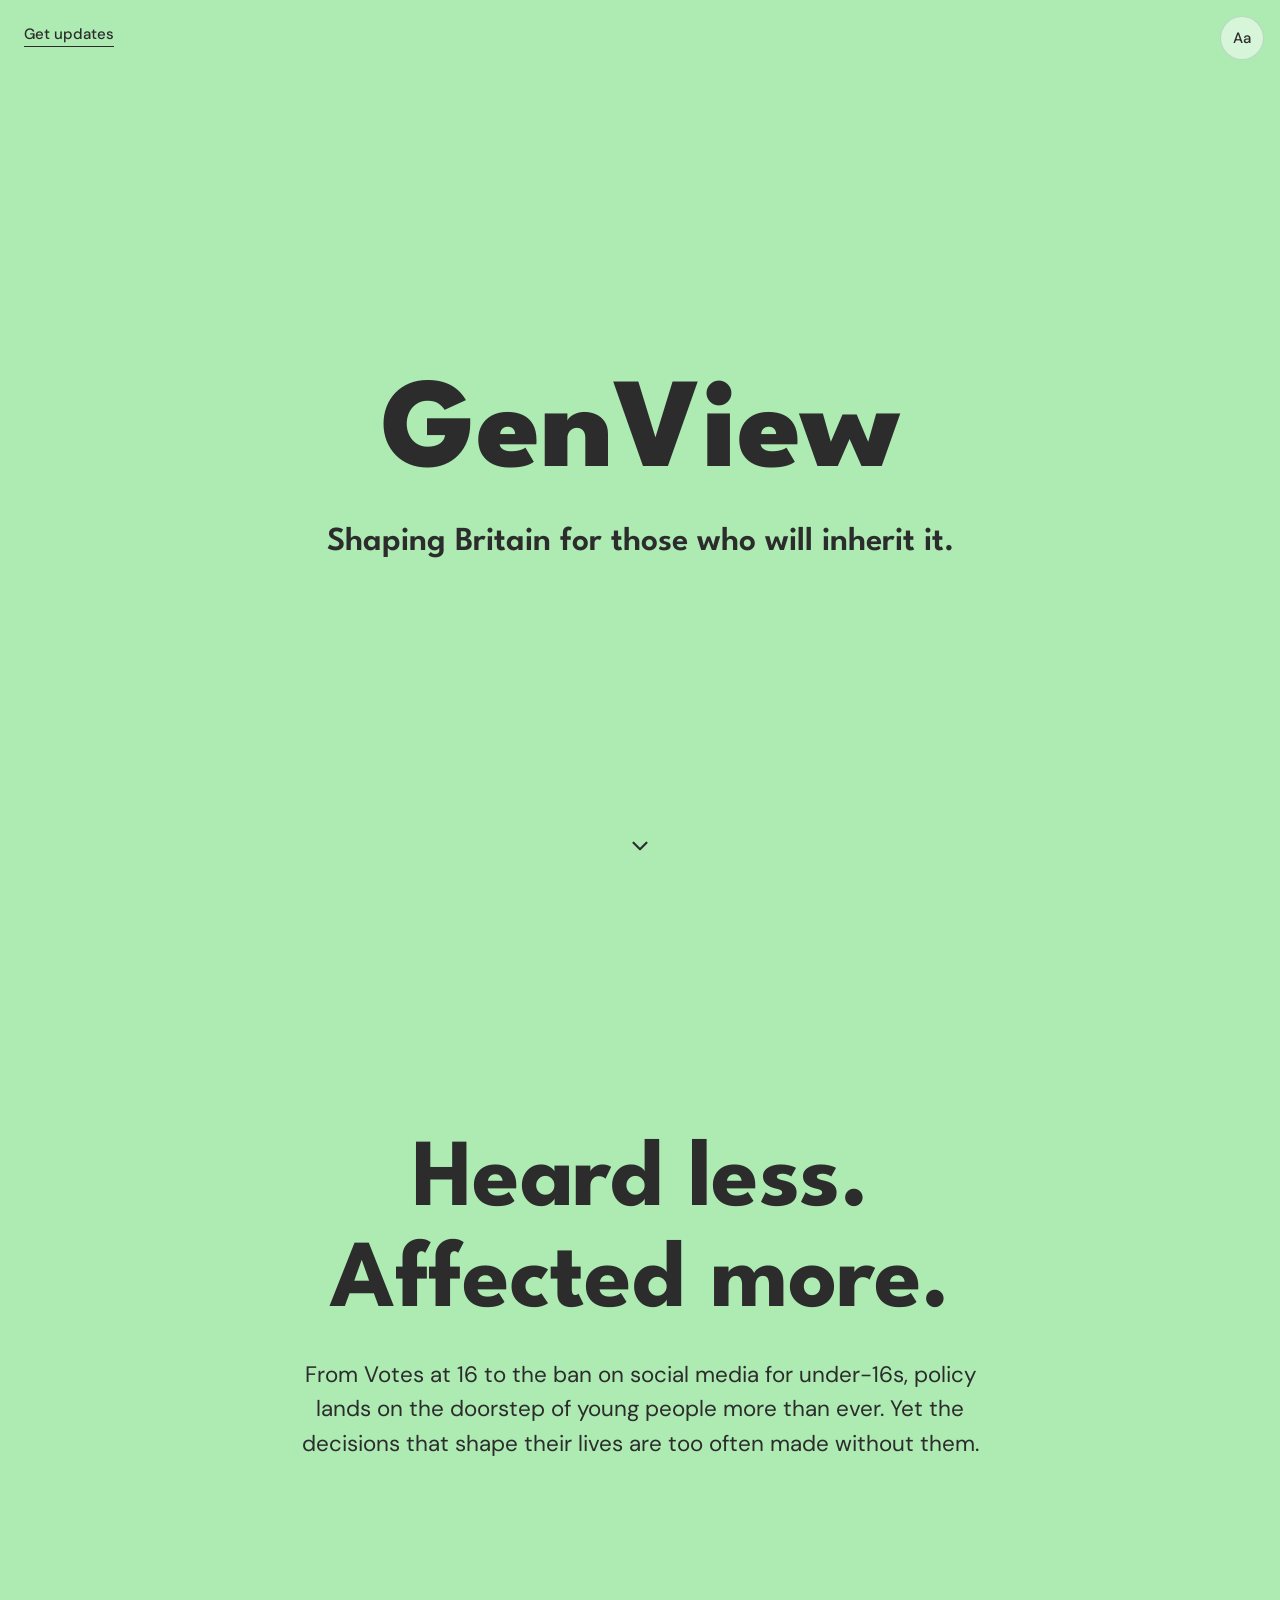
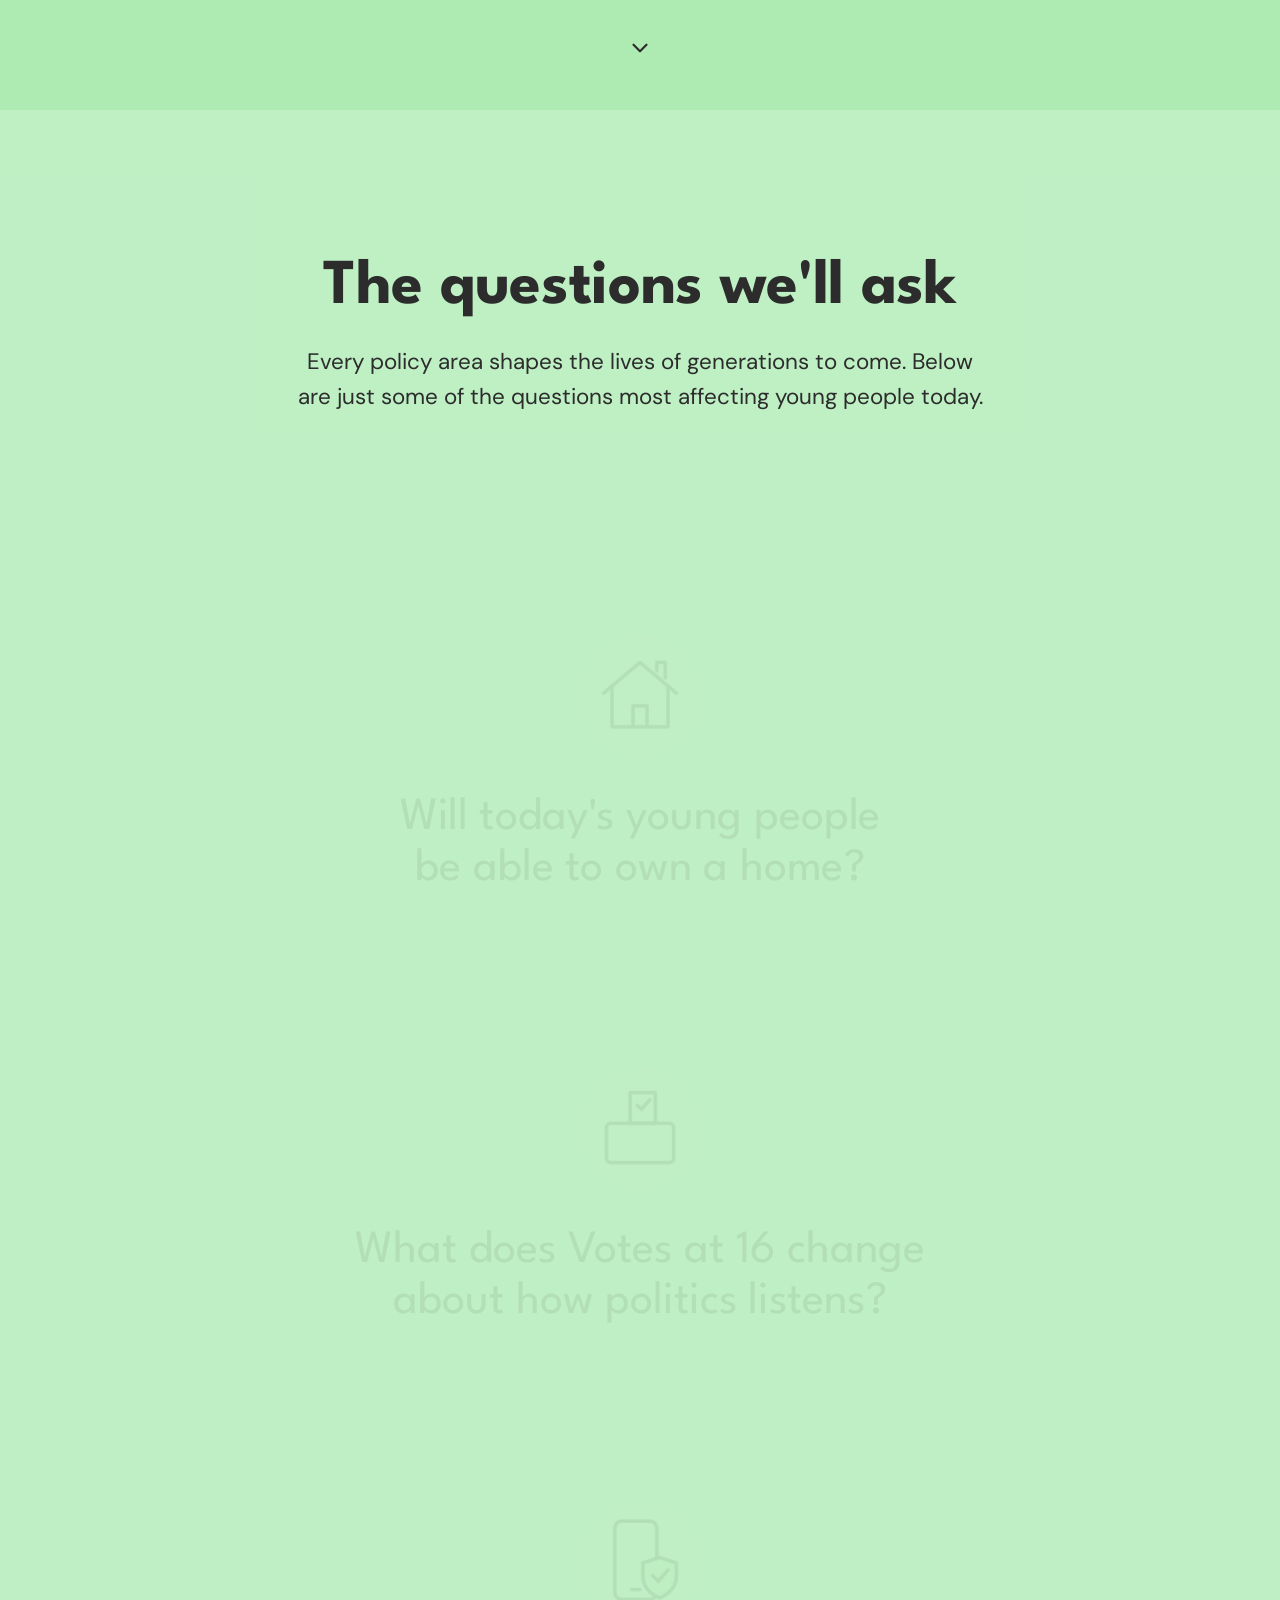
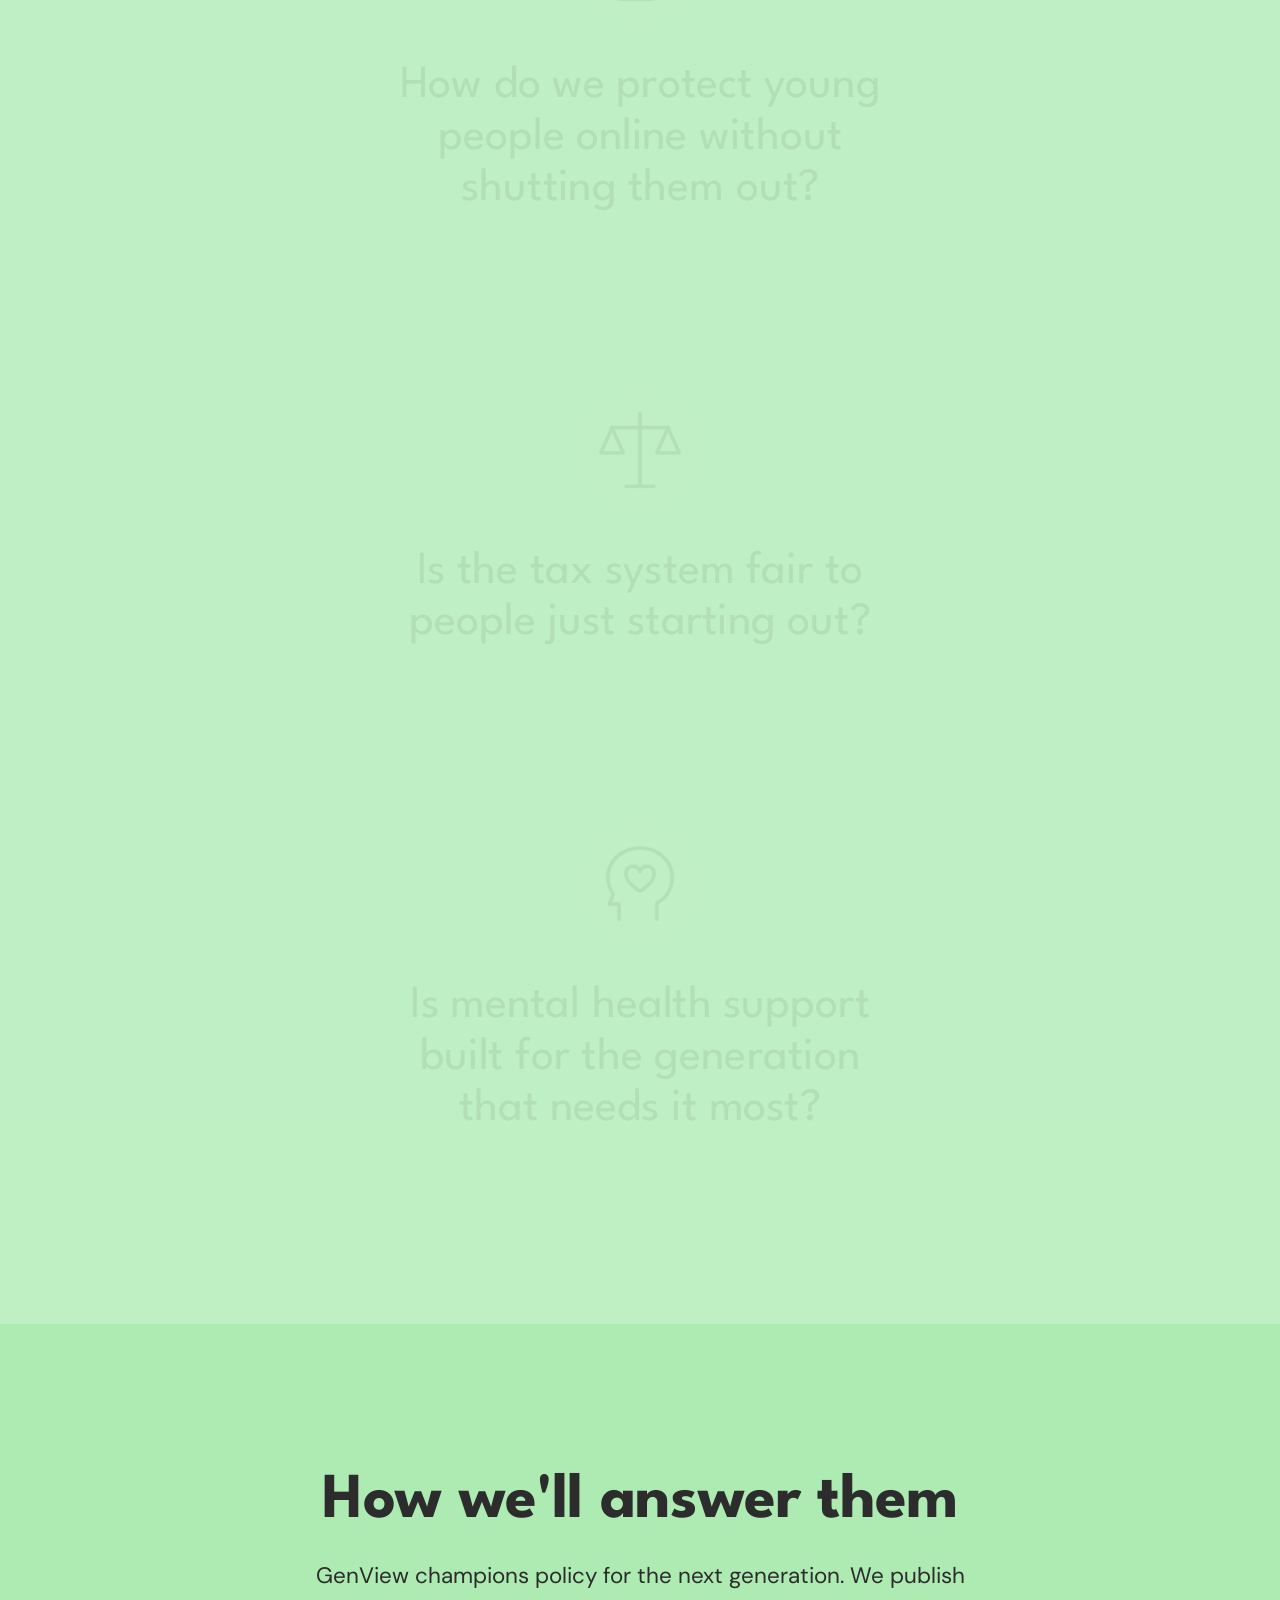
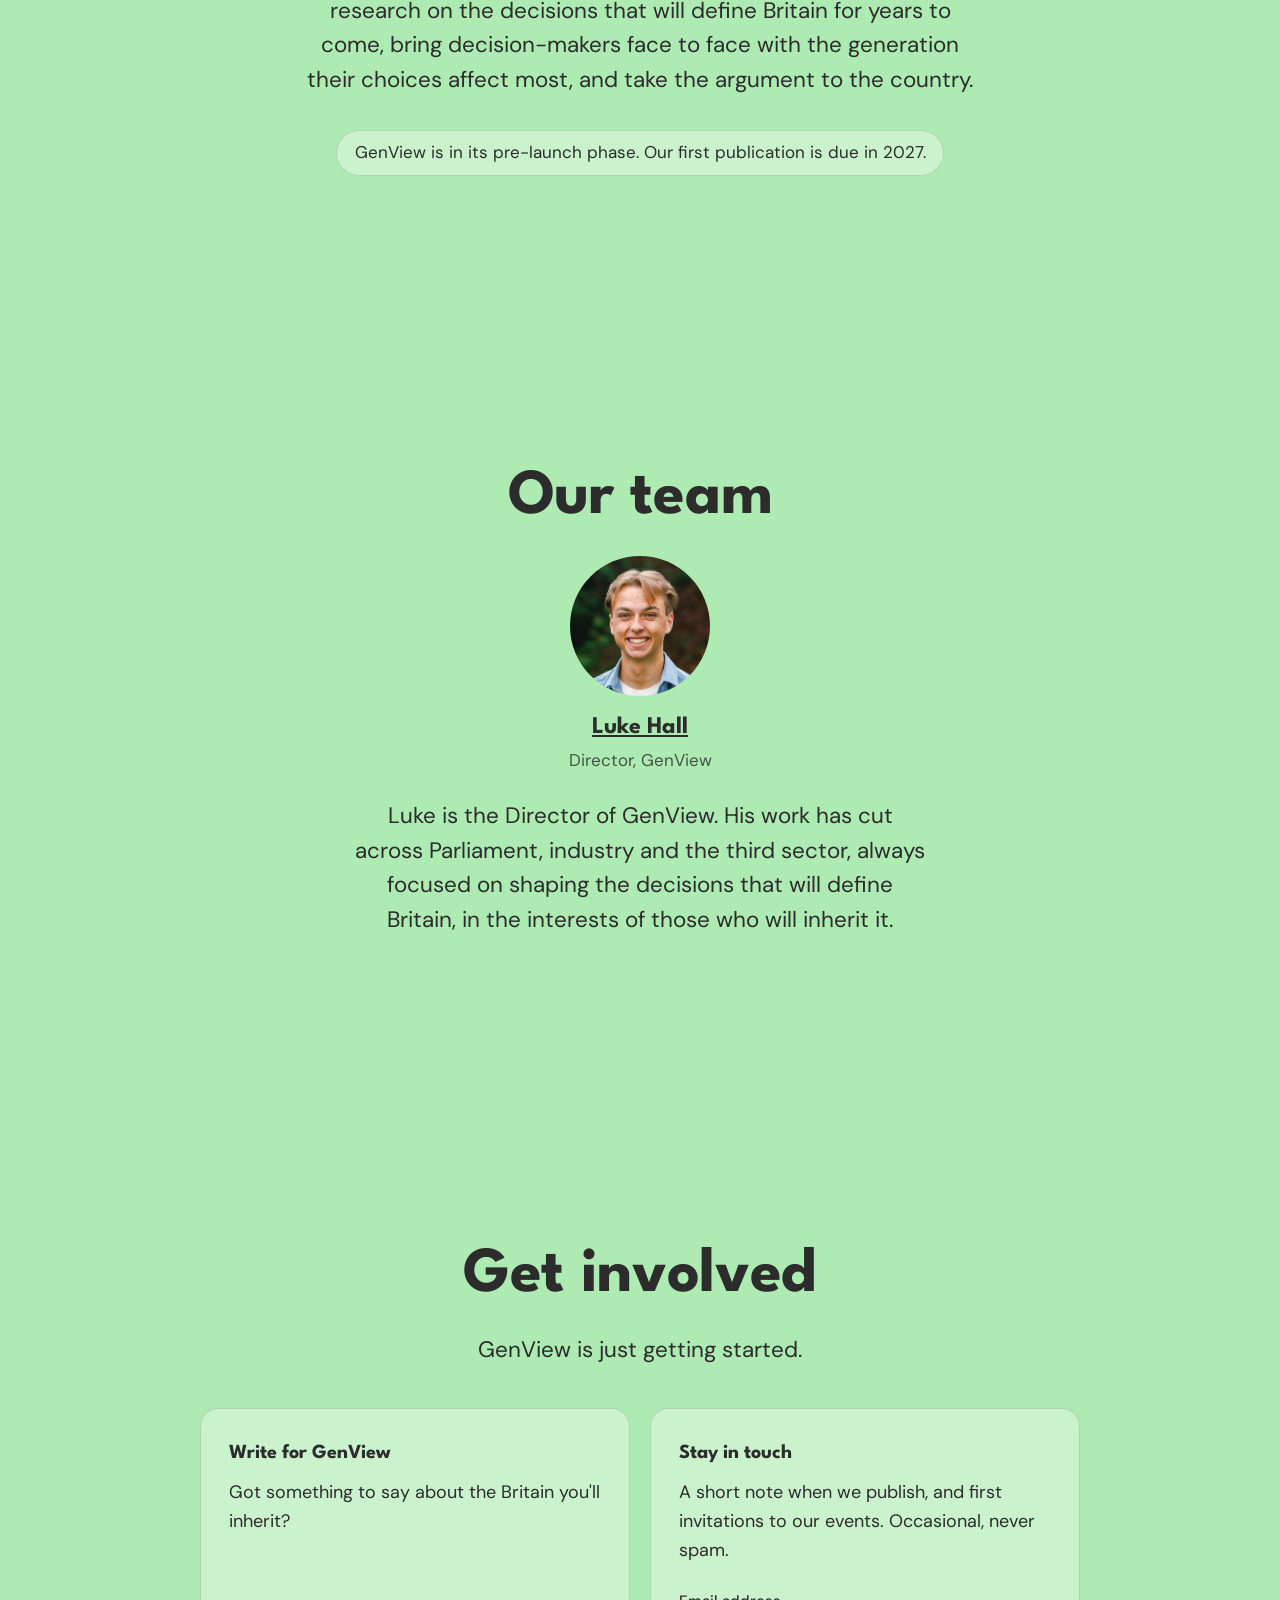
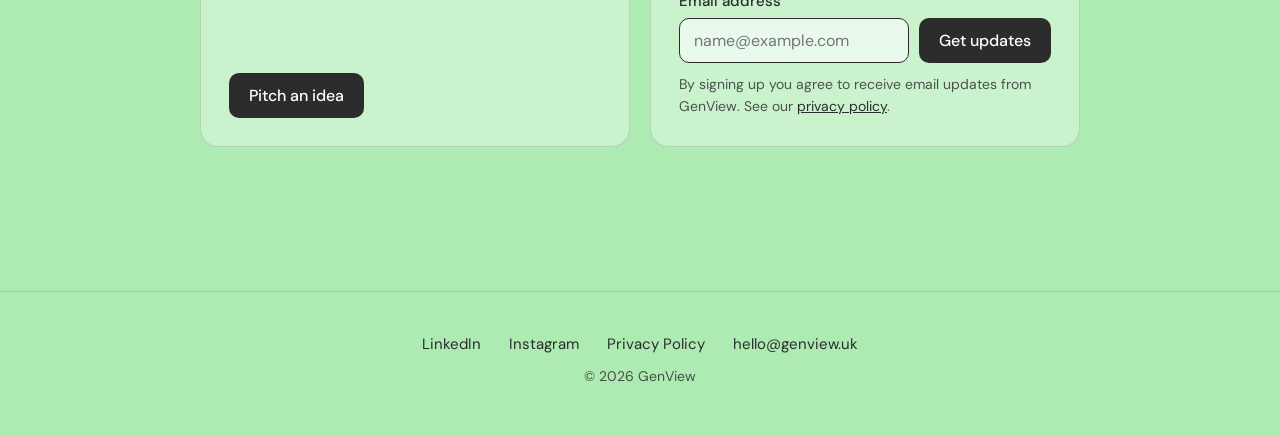
<file: gv-v2-policy-previous.html>
<!doctype html>
<html lang="en-GB" class="js">
<head>
<meta charset="utf-8">
<meta name="viewport" content="width=device-width, initial-scale=1">
<title>GenView | Shaping Britain for those who will inherit it</title>
  <link rel="icon" type="image/svg+xml" href="favicon.svg">
  <link rel="icon" type="image/png" href="favicon.png">
  <link rel="apple-touch-icon" href="preview.png">

  <meta name="description" content="Policy for the next generation. GenView publishes research on the decisions that will define Britain for years to come." />
  <link rel="canonical" href="https://genview.uk/" />

  <meta property="og:title" content="GenView – Shaping Britain for those who will inherit it" />
  <meta property="og:description" content="Policy for the next generation. GenView publishes research on the decisions that will define Britain for years to come." />
  <meta property="og:type" content="website" />
  <meta property="og:url" content="https://genview.uk/" />
  <meta property="og:image" content="https://genview.uk/preview-og.png" />
  <meta property="og:image:width" content="1200" />
  <meta property="og:image:height" content="627" />

  <meta name="twitter:card" content="summary_large_image" />
  <meta name="twitter:title" content="GenView – Shaping Britain for those who will inherit it" />
  <meta name="twitter:description" content="Policy for the next generation. GenView publishes research on the decisions that will define Britain for years to come." />
  <meta name="twitter:image" content="https://genview.uk/preview-og.png" />
<link rel="preconnect" href="https://fonts.googleapis.com">
<link rel="preconnect" href="https://fonts.gstatic.com" crossorigin>
<link href="https://fonts.googleapis.com/css2?family=DM+Sans:wght@400;500&family=League+Spartan:wght@400;600;700;800&display=swap" rel="stylesheet">
<style>
  :root { --mint:#ADEBB3; --char:#2C2C2C; --char80:rgba(44,44,44,.8); --line:rgba(44,44,44,.15); --card:rgba(255,255,255,.35); }
  * { box-sizing:border-box; }
  html { scroll-behavior:smooth; }
  body { margin:0; background:var(--mint); color:var(--char); font-family:'DM Sans',sans-serif; font-size:18px; line-height:1.6; }
  h1,h2,h3,.wordmark,.q-text,.q-num { font-family:'League Spartan',sans-serif; }
  a { color:var(--char); }
  a:focus-visible, button:focus-visible, input:focus-visible { outline:3px solid var(--char); outline-offset:3px; }
  .top-link { position:fixed; top:22px; left:24px; z-index:10; font-size:15px; font-weight:500; text-decoration:none; border-bottom:1.5px solid var(--char); }
  .aa { position:fixed; top:16px; right:16px; z-index:10; }
  .aa { width:44px; height:44px; border-radius:22px; border:1px solid var(--line); background:rgba(255,255,255,.5); font:500 15px 'DM Sans'; color:var(--char); cursor:pointer; }

  /* Hero */
  .hero { min-height:100vh; min-height:100svh; display:flex; flex-direction:column; align-items:center; justify-content:center; text-align:center; padding:96px 20px 48px; position:relative; }
  .hero h1 { font-weight:800; font-size:clamp(3.75rem, 12vw, 8rem); line-height:1; letter-spacing:0; margin:0 0 1.5rem; }
  .strap { font-family:'League Spartan',sans-serif; font-weight:600; font-size:clamp(1.4rem, 3vw, 2.1rem); line-height:1.15; margin:0 0 .9rem; max-width:none; white-space:nowrap; }
  @media (max-width:560px){ .strap{ white-space:normal; text-wrap:balance; } }
  .policy { font-size:1.1rem; color:var(--char80); margin:0; }
  .arrow { position:absolute; bottom:32px; left:50%; transform:translateX(-50%); width:44px; height:44px; display:grid; place-items:center; text-decoration:none; animation:nudge 1.2s ease-in-out .8s 1; }
  @keyframes nudge { 0%,100%{transform:translate(-50%,0)} 50%{transform:translate(-50%,6px)} }
  @media (prefers-reduced-motion: reduce) { .arrow{animation:none} html{scroll-behavior:auto} }

  /* Sections: Apple-style, one idea per screen, centred */
  section { padding:clamp(96px, 16vh, 180px) 24px; text-align:center; }
  section.tint { background:rgba(255,255,255,.22); }
  .wrap { max-width:880px; margin:0 auto; }
  h2 { font-size:clamp(2.25rem, 5.5vw, 4rem); font-weight:700; margin:0 auto 1.5rem; line-height:1.05; letter-spacing:-.005em; text-wrap:balance; }
  p { margin:0 auto 1rem; max-width:60ch; }
  .lead { font-size:clamp(1.15rem, 1.8vw, 1.4rem); line-height:1.55; max-width:44ch; text-wrap:balance; }
  .statement { min-height:90vh; min-height:90svh; display:flex; align-items:center; position:relative; }
  .statement .arrow { bottom:40px; }
  .statement h2 { font-size:clamp(2.75rem, 8vw, 6rem); }

  /* Questions: scroll-lit, one at a time */
  .questions ul { list-style:none; padding:0; margin:clamp(48px, 10vh, 120px) 0 0; }
  .questions li { padding:clamp(28px, 9vh, 96px) 0; }
  .q-text { display:block; font-weight:400; font-size:clamp(1.6rem, 4vw, 3rem); line-height:1.12; text-wrap:balance; max-width:22ch; margin:0 auto; transition:opacity 1.6s cubic-bezier(.2,.7,.2,1), transform 1.6s cubic-bezier(.2,.7,.2,1); }
  .q-art { display:block; width:clamp(96px, 14vw, 140px); height:auto; margin:0 auto 1.5rem; transition:opacity 1.6s cubic-bezier(.2,.7,.2,1), transform 1.6s cubic-bezier(.2,.7,.2,1); }
  .js .questions li .q-text, .js .questions li .q-art { opacity:.08; transform:translateY(40px) scale(.96); }
  .js .questions li .q-text { transition-delay:.15s; }
  .js .questions li.on .q-text, .js .questions li.on .q-art { opacity:1; transform:none; }
  @media (prefers-reduced-motion: reduce) { .js .questions li .q-text, .js .questions li .q-art { opacity:1; transform:none; transition:none; } }

  .pill { display:inline-block; margin-top:1rem; padding:.55rem 1.1rem; border-radius:999px; background:var(--card); border:1px solid var(--line); font-size:17px; color:var(--char); }

  /* Team */
  .person { display:flex; flex-direction:column; gap:.75rem; align-items:center; margin:1rem 0 1.5rem; }
  .person img { width:140px; height:140px; border-radius:50%; object-fit:cover; background:#9fd9a5; }
  .person .name { font-family:'League Spartan'; font-weight:700; font-size:1.5rem; display:block; }
  .person .role { color:var(--char80); font-size:17px; }

  /* Hero entrance: the one orchestrated moment on load */
  .hero > * { animation:rise .9s cubic-bezier(.2,.7,.2,1) both; }
  .hero .strap { animation-duration:1.2s; animation-delay:1s; }
  .hero .arrow { animation:fadein .8s ease 2.4s both; }
  @keyframes fadein { from { opacity:0; } to { opacity:1; } }
  @keyframes rise { from { opacity:0; transform:translateY(14px); } to { opacity:1; transform:none; } }
  @media (prefers-reduced-motion: reduce) { .hero > * { animation:none; } }

  /* Get involved */
  .cards { display:grid; grid-template-columns:1fr 1fr; gap:20px; margin-top:2.5rem; text-align:left; }
  .card p { margin-left:0; }
  .card { background:var(--card); border:1px solid var(--line); border-radius:18px; padding:28px; display:flex; flex-direction:column; }
  .card h3 { font-size:1.25rem; margin:0 0 .6rem; }
  .btn { display:inline-block; align-self:flex-start; background:var(--char); color:#fff; text-decoration:none; border:0; border-radius:10px; padding:12px 20px; font:500 16px 'DM Sans'; cursor:pointer; min-height:44px; }
  label { display:block; font-size:15px; font-weight:500; margin:.5rem 0 .35rem; }
  .row { display:flex; gap:10px; }
  input[type=email] { flex:1; min-width:0; min-height:44px; padding:10px 14px; border-radius:10px; border:1.5px solid var(--char); background:rgba(255,255,255,.6); font:16px 'DM Sans'; color:var(--char); }
  .consent { font-size:14px; color:var(--char80); margin:.6rem 0 0; }
  @media (max-width:700px){ .cards{grid-template-columns:1fr} .row{flex-direction:column} .btn{align-self:stretch;text-align:center}  }

  footer { text-align:center; padding:40px 20px 48px; border-top:1px solid var(--line); font-size:15px; }
  footer nav { display:flex; flex-wrap:wrap; justify-content:center; gap:.5rem 1.75rem; }
  footer nav a { text-decoration:none; }
  footer small { display:block; margin-top:.6rem; color:var(--char80); font-size:14px; }
  @font-face { font-family:'OpenDyslexic'; src:url('https://cdn.jsdelivr.net/npm/opendyslexic@latest/OpenDyslexic-Regular.otf') format('opentype'); font-weight:normal; }
  @font-face { font-family:'OpenDyslexic'; src:url('https://cdn.jsdelivr.net/npm/opendyslexic@latest/OpenDyslexic-Bold.otf') format('opentype'); font-weight:bold; }
  body.dyslexic, body.dyslexic h1, body.dyslexic h2, body.dyslexic h3, body.dyslexic .strap, body.dyslexic .q-text, body.dyslexic .btn, body.dyslexic input, body.dyslexic .person .name { font-family:'OpenDyslexic', sans-serif; letter-spacing:.05em; word-spacing:.1em; }
  body.dyslexic { background-color:#f8f3e3; }
  .aa[aria-pressed="true"] { background:var(--char); color:#fff; }
  .form-error { color:#8a1c1c; font-size:15px; font-weight:500; margin:.5rem 0 0; }
  .form-success { font-weight:500; margin-top:.5rem; }
  [hidden] { display:none !important; }
</style>
</head>
<body>
<a class="top-link" href="#stay">Get updates</a>
<button id="dyslexia-toggle" class="aa" aria-pressed="false" title="Toggle dyslexia-friendly reading mode">Aa</button>

<header class="hero">
  <h1>GenView</h1>
  <p class="strap">Shaping Britain for those who will inherit it.</p>
  <a class="arrow" href="#why-it-matters" aria-label="Scroll down">
    <svg width="26" height="26" viewBox="0 0 24 24" fill="none" stroke="#2C2C2C" stroke-width="2" stroke-linecap="round" stroke-linejoin="round" aria-hidden="true"><path d="M6 9l6 6 6-6"/></svg>
  </a>
</header>

<main>
  <section id="why-it-matters" class="statement">
    <div class="wrap">
      <h2>Heard less. Affected more.</h2>
      <p class="lead">From Votes at 16 to the ban on social media for <span style="white-space:nowrap">under-16s</span>, policy lands on the doorstep of young people more than ever. Yet the decisions that shape their lives are too often made without them.</p>
    </div>

    <a class="arrow" href="#questions" aria-label="Scroll down">
      <svg width="26" height="26" viewBox="0 0 24 24" fill="none" stroke="#2C2C2C" stroke-width="2" stroke-linecap="round" stroke-linejoin="round" aria-hidden="true"><path d="M6 9l6 6 6-6"/></svg>
    </a>
  </section>

  <section id="questions" class="questions tint">
    <div class="wrap">
      <h2>The questions we'll ask</h2>
      <p class="lead">Every policy area shapes the lives of generations to come. Below are just some of the questions most affecting young people today.</p>
      <ul>
        <li><svg class="q-art" viewBox="0 0 96 96" aria-hidden="true" fill="none" stroke="#2C2C2C" stroke-width="2.5" stroke-linecap="round" stroke-linejoin="round"><circle cx="48" cy="48" r="44" fill="#fff" fill-opacity=".35" stroke="none"/><path d="M22 46 48 24l26 22"/><path d="M28 41v29h40V41"/><path d="M43 70V55h10v15"/><path d="M60 30v-6h6v11"/></svg><span class="q-text">Will today's young people be able to own a home?</span></li>
        <li><svg class="q-art" viewBox="0 0 96 96" aria-hidden="true" fill="none" stroke="#2C2C2C" stroke-width="2.5" stroke-linecap="round" stroke-linejoin="round"><circle cx="48" cy="48" r="44" fill="#fff" fill-opacity=".35" stroke="none"/><rect x="24" y="44" width="48" height="28" rx="3"/><path d="M38 44h20"/><path d="M41 44V22h18v22"/><path d="M46 31l3 3 6-7"/></svg><span class="q-text">What does Votes at 16 change about how politics listens?</span></li>
        <li><svg class="q-art" viewBox="0 0 96 96" aria-hidden="true" fill="none" stroke="#2C2C2C" stroke-width="2.5" stroke-linecap="round" stroke-linejoin="round"><circle cx="48" cy="48" r="44" fill="#fff" fill-opacity=".35" stroke="none"/><rect x="30" y="18" width="30" height="56" rx="5"/><path d="M42 67h6"/><path d="M62 44l12 4v9c0 8-5 13-12 16-7-3-12-8-12-16v-9z" fill="#ADEBB3"/><path d="M57 57l4 4 7-8"/></svg><span class="q-text">How do we protect young people online without shutting them out?</span></li>
        <li><svg class="q-art" viewBox="0 0 96 96" aria-hidden="true" fill="none" stroke="#2C2C2C" stroke-width="2.5" stroke-linecap="round" stroke-linejoin="round"><circle cx="48" cy="48" r="44" fill="#fff" fill-opacity=".35" stroke="none"/><path d="M48 22v52"/><path d="M28 32h40"/><path d="M28 32l-8 18h16z"/><path d="M68 32l-8 18h16z"/><path d="M38 74h20"/></svg><span class="q-text">Is the tax system fair to people just starting out?</span></li>
        <li><svg class="q-art" viewBox="0 0 96 96" aria-hidden="true" fill="none" stroke="#2C2C2C" stroke-width="2.5" stroke-linecap="round" stroke-linejoin="round"><circle cx="48" cy="48" r="44" fill="#fff" fill-opacity=".35" stroke="none"/><path d="M60 74V62c7-3 11-10 11-18 0-12-10-21-23-21S25 32 25 44c0 6 2 9 4 12l-3 7h7v11"/><path d="M48 54s-10-6-10-12a5 5 0 0 1 10-2 5 5 0 0 1 10 2c0 6-10 12-10 12z" fill="#ADEBB3"/></svg><span class="q-text">Is mental health support built for the generation that needs it most?</span></li>
      </ul>
    </div>
  </section>

  <section>
    <div class="wrap">
      <h2>How we'll answer them</h2>
      <p class="lead">GenView champions policy for the next generation. We publish research on the decisions that will define Britain for years to come, bring decision-makers face to face with the generation their choices affect most, and take the argument to the country.</p>
      <span class="pill">GenView is in its pre-launch phase. Our first publication is due in 2027.</span>
    </div>
  </section>

  <section>
    <div class="wrap">
      <h2>Our team</h2>
      <div class="person">
        <img src="luke.jpg" alt="Luke Hall, Director of GenView" width="96" height="96">
        <div><a class="name" href="https://www.linkedin.com/in/luke-daniel-hall" target="_blank" rel="noopener noreferrer">Luke Hall</a><span class="role">Director, GenView</span></div>
      </div>
      <p class="lead">Luke is the Director of GenView. His work has cut across Parliament, industry and the third sector, always focused on shaping the decisions that will define Britain, in the interests of those who will inherit it.</p>
    </div>
  </section>

  <section>
    <div class="wrap">
      <h2>Get involved</h2>
      <p class="lead">GenView is just getting started.</p>
      <div class="cards">
        <div class="card">
          <h3>Write for GenView</h3>
          <p>Got something to say about the Britain you'll inherit?</p>
          <a class="btn" href="mailto:hello@genview.uk?subject=Write%20for%20GenView" style="margin-top:auto">Pitch an idea</a>
        </div>
        <div class="card" id="stay">
          <h3>Stay in touch</h3>
          <p>A short note when we publish, and first invitations to our events. Occasional, never spam.</p>
          <form id="form-card" novalidate>
            <input type="hidden" name="source" value="card">
            <label for="email-card">Email address</label>
            <div class="row">
              <input id="email-card" name="email" type="email" autocomplete="email" spellcheck="false" placeholder="name@example.com" required>
              <button class="btn" type="submit">Get updates</button>
            </div>
            <div class="form-error" id="error-card" role="alert" hidden>Enter an email address like name@example.com</div>
            <p class="consent">By signing up you agree to receive email updates from GenView. See our <a href="privacy.html">privacy policy</a>.</p>
          </form>
          <div role="status" id="success-card" class="form-success" hidden>Thanks – you're signed up.</div>
        </div>
      </div>
    </div>
  </section>
</main>

<footer>
  <nav aria-label="Footer"><a href="https://www.linkedin.com/company/112609480/" target="_blank" rel="noopener noreferrer">LinkedIn</a><a href="https://www.instagram.com/genviewuk/" target="_blank" rel="noopener noreferrer">Instagram</a><a href="privacy.html">Privacy Policy</a><a href="mailto:hello@genview.uk">hello@genview.uk</a></nav>
  <small>© 2026 GenView</small>
</footer>
<script>
  const SCRIPT_URL = "https://script.google.com/macros/s/AKfycbyQBHndjjEp-2qAPYGcVpNUHglOpEFJNtSbEkHs6CS32vU5wOG9wKC4CSMKYyIv8kfH/exec";
  function setupForm(formId, successId, errorId) {
    const form = document.getElementById(formId);
    if (!form) return;
    const successEl = document.getElementById(successId);
    const errorEl = document.getElementById(errorId);
    const input = form.querySelector('input[type="email"]');
    form.addEventListener('submit', async function(e) {
      e.preventDefault();
      if (!input.value || !input.checkValidity()) { errorEl.hidden = false; input.focus(); return; }
      errorEl.hidden = true;
      try {
        await fetch(SCRIPT_URL, { method: 'POST', body: new FormData(form), mode: 'no-cors' });
        form.hidden = true;
        successEl.hidden = false;
      } catch (_) { errorEl.hidden = false; }
    });
    input.addEventListener('input', function() { if (!errorEl.hidden) errorEl.hidden = true; });
  }
  setupForm('form-card', 'success-card', 'error-card');

  const toggle = document.getElementById('dyslexia-toggle');
  try {
    if (localStorage.getItem('dyslexic') === 'true') { document.body.classList.add('dyslexic'); toggle.setAttribute('aria-pressed', 'true'); }
  } catch (_) {}
  toggle.addEventListener('click', function() {
    const isOn = document.body.classList.toggle('dyslexic');
    toggle.setAttribute('aria-pressed', String(isOn));
    try { localStorage.setItem('dyslexic', String(isOn)); } catch (_) {}
  });
</script>
<script>
(function(){
  var items=document.querySelectorAll('.questions li');
  if(!('IntersectionObserver' in window)){document.documentElement.classList.remove('js');return;}
  var io=new IntersectionObserver(function(es){es.forEach(function(e){e.target.classList.toggle('on',e.isIntersecting);});},{rootMargin:'-38% 0px -38% 0px'});
  items.forEach(function(i){io.observe(i);});
})();
</script>
</body>
</html>
</file>
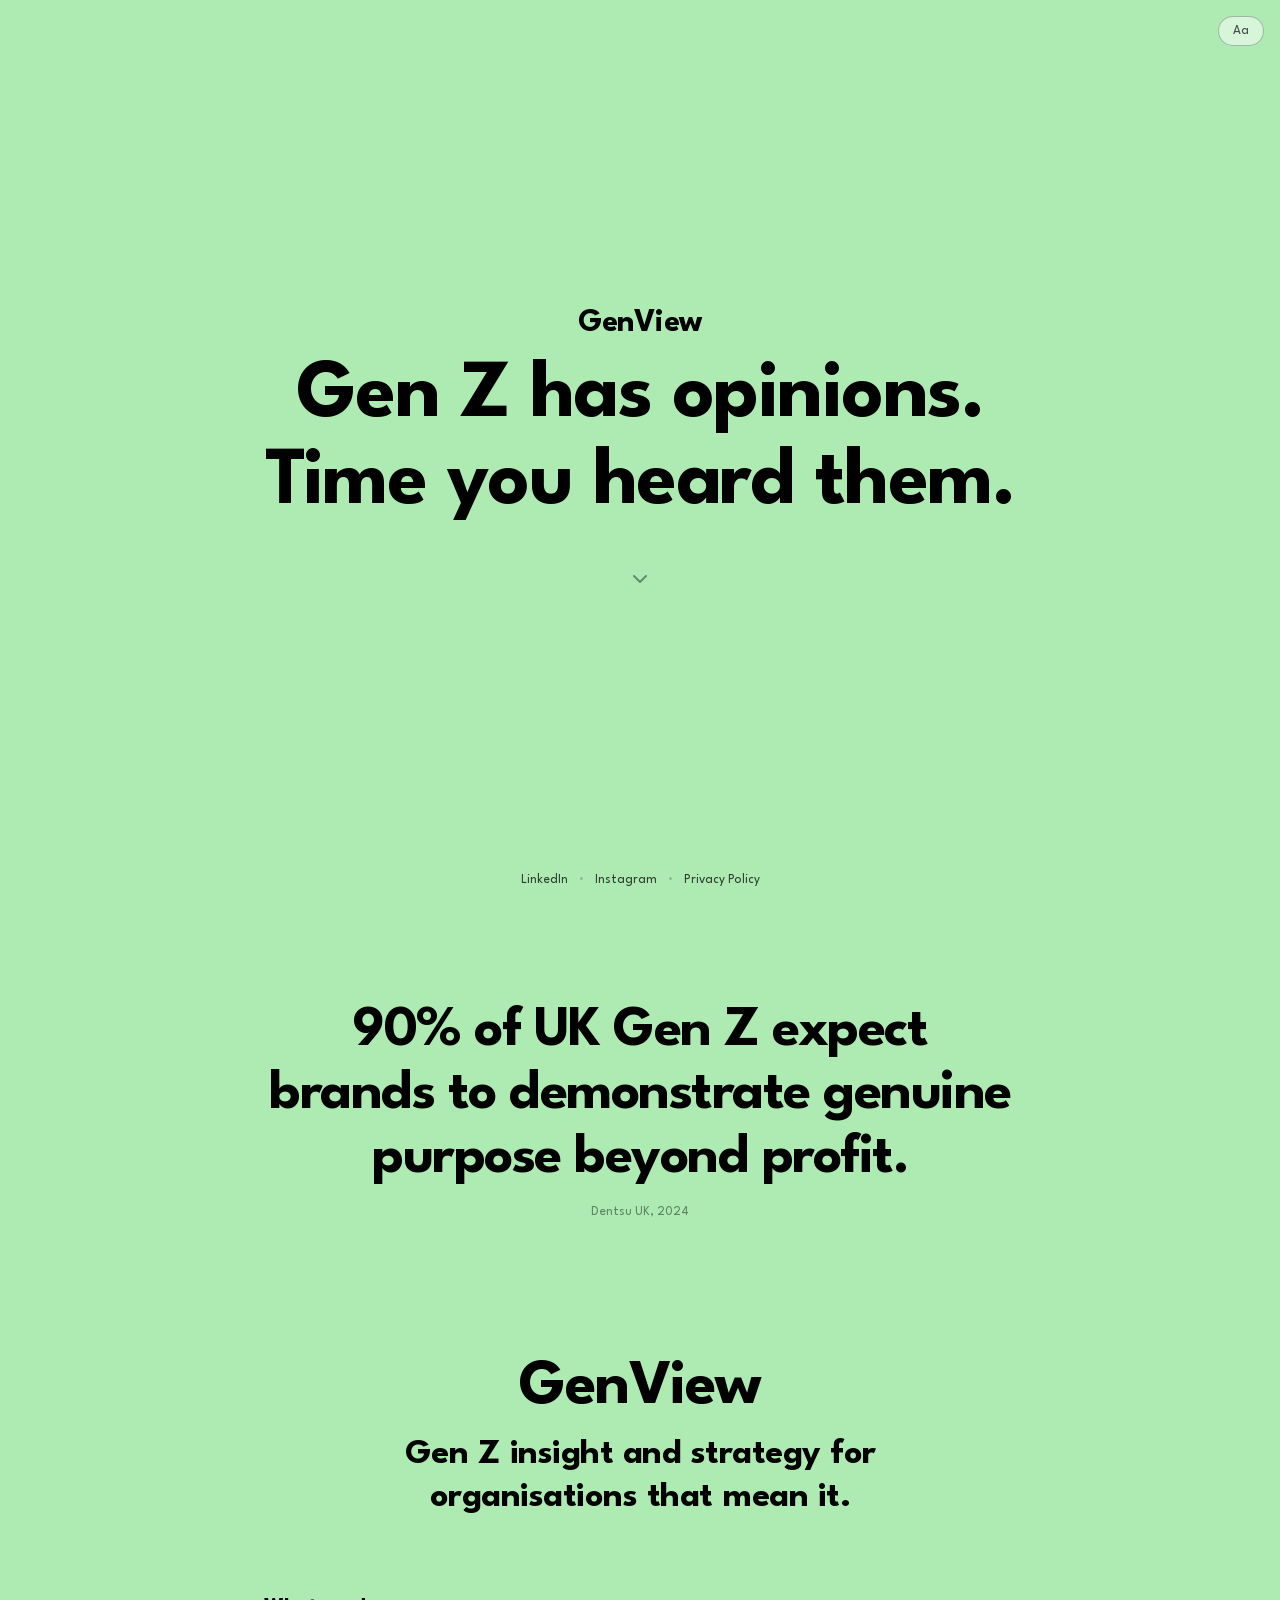
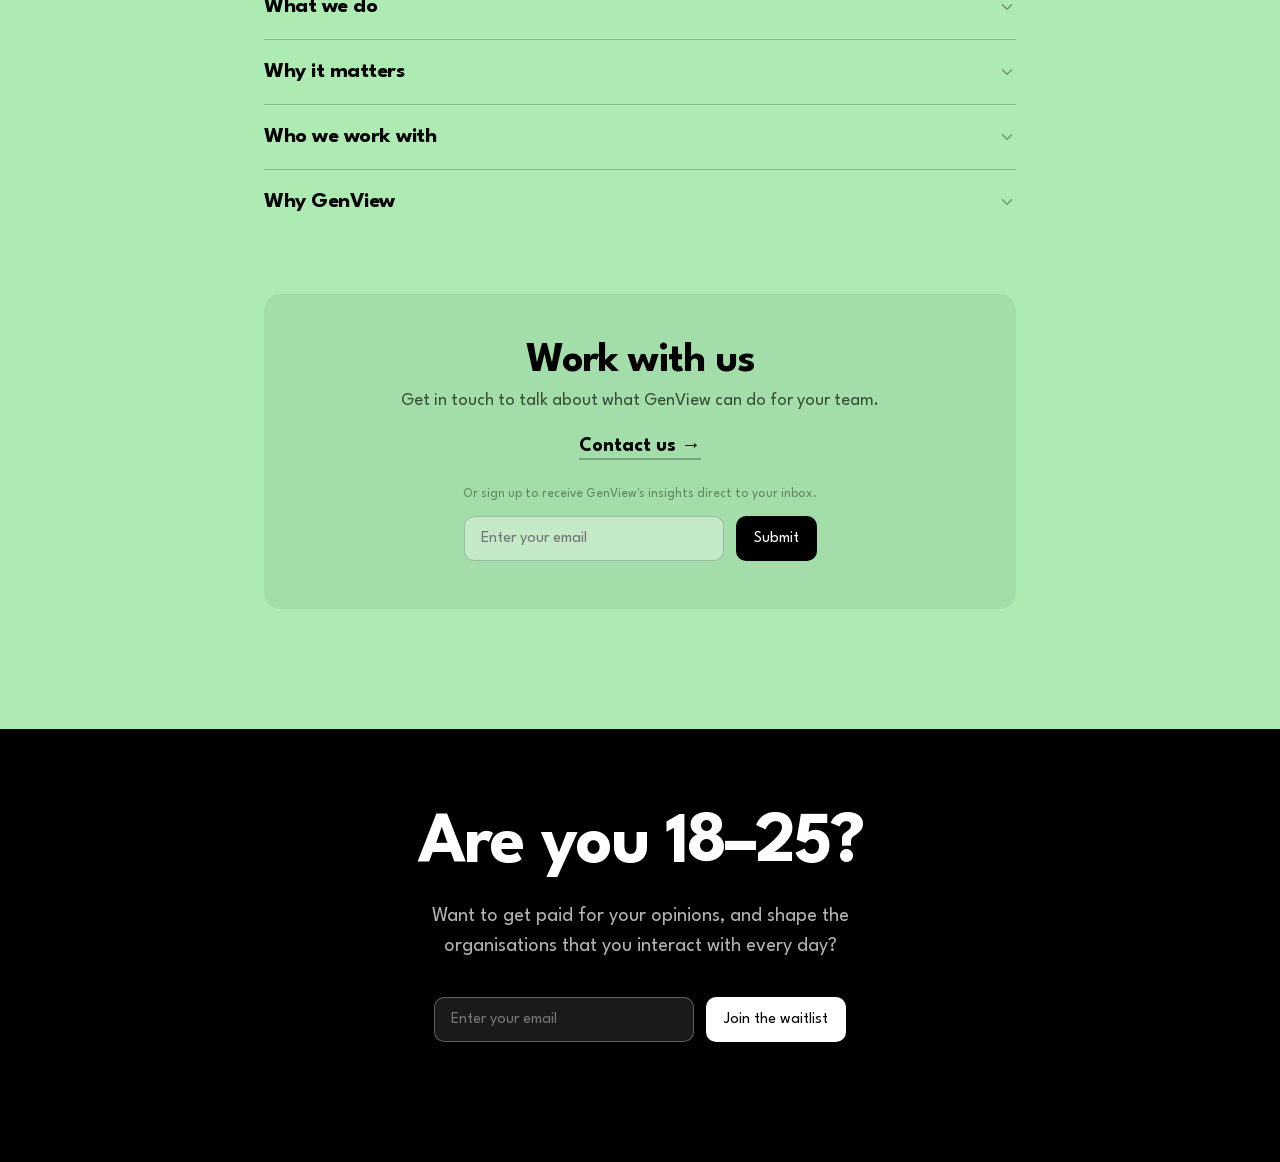
<file: preview-panels.html>
<!DOCTYPE html>
<html lang="en">
<head>
  <meta charset="UTF-8">
  <meta name="viewport" content="width=device-width, initial-scale=1.0">
  <title>GenView</title>
  <link rel="icon" type="image/svg+xml" href="favicon.svg">
  <link rel="icon" type="image/png" href="favicon.png">
  <link rel="apple-touch-icon" href="preview.png">

  <meta name="description" content="Gen Z insight and strategy for organisations that mean it." />
  <link rel="canonical" href="https://genview.uk/" />

  <!-- Open Graph -->
  <meta property="og:title" content="GenView" />
  <meta property="og:description" content="Gen Z insight and strategy for organisations that mean it." />
  <meta property="og:type" content="website" />
  <meta property="og:url" content="https://genview.uk/" />
  <meta property="og:image" content="https://genview.uk/preview.png" />
  <meta property="og:image:width" content="1500" />
  <meta property="og:image:height" content="1500" />

  <!-- Twitter / WhatsApp -->
  <meta name="twitter:card" content="summary_large_image" />
  <meta name="twitter:title" content="GenView" />
  <meta name="twitter:description" content="Gen Z insight and strategy for organisations that mean it." />
  <meta name="twitter:image" content="https://genview.uk/preview.png" />

  <link rel="stylesheet" href="fonts/leaguespartan.css">
  <style>
    *, *::before, *::after { box-sizing: border-box; }

    @font-face {
      font-family: 'OpenDyslexic';
      src: url('https://cdn.jsdelivr.net/npm/opendyslexic@latest/OpenDyslexic-Regular.otf') format('opentype');
      font-weight: normal;
    }
    @font-face {
      font-family: 'OpenDyslexic';
      src: url('https://cdn.jsdelivr.net/npm/opendyslexic@latest/OpenDyslexic-Bold.otf') format('opentype');
      font-weight: bold;
    }

    body {
      margin: 0;
      background-color: #adebb3;
      font-family: 'League Spartan', sans-serif;
      color: black;
      -webkit-font-smoothing: antialiased;
      transition: background-color 0.3s ease;
    }

    body.dyslexic {
      background-color: #f8f3e3;
      font-family: 'OpenDyslexic', sans-serif;
      letter-spacing: 0.05em;
      word-spacing: 0.1em;
      line-height: 1.6;
    }

    #dyslexia-toggle {
      position: fixed;
      top: 16px;
      right: 16px;
      padding: 8px 14px;
      font-size: 13px;
      font-family: inherit;
      border: 1px solid rgba(0,0,0,0.25);
      border-radius: 20px;
      background: rgba(255,255,255,0.5);
      color: rgba(0,0,0,0.7);
      cursor: pointer;
      backdrop-filter: blur(6px);
      z-index: 100;
      transition: background 0.2s ease, border-color 0.2s ease;
    }

    #dyslexia-toggle:hover {
      background: rgba(255,255,255,0.8);
      border-color: rgba(0,0,0,0.4);
    }

    body.dyslexic #dyslexia-toggle {
      background: rgba(0,0,0,0.08);
      border-color: rgba(0,0,0,0.35);
    }

    html { scroll-behavior: smooth; }

    /* HERO */
    .hero {
      height: 100vh;
      display: flex;
      flex-direction: column;
      align-items: center;
      justify-content: center;
      text-align: center;
      padding: 0 24px;
    }

    .hero-brand {
      font-size: clamp(22px, 3vw, 32px);
      font-weight: 700;
      letter-spacing: -0.5px;
      margin-bottom: 16px;
    }

    .hero h1 {
      font-size: clamp(40px, 6.5vw, 82px);
      font-weight: 700;
      margin: 0;
      letter-spacing: -1.5px;
      line-height: 1.05;
    }

    .scroll-hint {
      margin: 40px auto 0;
      display: flex;
      justify-content: center;
      animation: bounce 2s infinite;
      opacity: 0.4;
      background: none;
      border: none;
      cursor: pointer;
      padding: 0;
      color: black;
    }

    .scroll-hint svg { width: 24px; height: 24px; }

    @keyframes bounce {
      0%, 100% { transform: translateY(0); }
      50%       { transform: translateY(6px); }
    }

    /* PANELS */
    .wrap {
      max-width: 800px;
      margin: 0 auto;
      padding: 40px 24px 120px;
    }

    .panel {
      border-top: 1px solid rgba(0,0,0,0.2);
    }

    .panel:last-of-type {
      border-bottom: 1px solid rgba(0,0,0,0.2);
    }

    .panel-trigger {
      width: 100%;
      background: none;
      border: none;
      cursor: pointer;
      padding: 22px 0;
      display: flex;
      align-items: center;
      justify-content: space-between;
      font-family: inherit;
      text-align: left;
      gap: 16px;
      transition: opacity 0.15s ease;
    }

    .panel-trigger:hover { opacity: 0.7; }

    .panel-trigger-label {
      font-size: clamp(17px, 2vw, 22px);
      font-weight: 700;
      letter-spacing: -0.5px;
      flex: 1;
    }

    .panel-trigger-title {
      font-size: clamp(17px, 2vw, 22px);
      font-weight: 700;
      letter-spacing: -0.5px;
      line-height: 1.2;
      flex: 1;
      text-align: left;
    }

    /* CTA panels — visually distinct */
    .panel-cta .panel-trigger-label {
      font-size: clamp(20px, 2.5vw, 28px);
      letter-spacing: -1px;
    }

    .panel-cta .panel-chevron {
      opacity: 0.7;
    }

    .panel-divider {
      border: none;
      border-top: 2px solid rgba(0,0,0,0.12);
      margin: 48px 0 0;
    }

    @media (max-width: 600px) {
      .panel-body-inner { padding: 0 0 28px; }
    }

    .panel-chevron {
      width: 18px;
      height: 18px;
      flex-shrink: 0;
      opacity: 0.35;
      transition: transform 0.3s ease, opacity 0.2s ease;
    }

    .panel.open .panel-chevron {
      transform: rotate(180deg);
      opacity: 0.7;
    }

    .panel-body {
      max-height: 0;
      overflow: hidden;
      transition: max-height 0.4s ease;
    }

    .panel.open .panel-body {
      max-height: 600px;
    }

    .panel-body-inner {
      padding: 0 40px 36px 24px;
      font-size: clamp(15px, 1.5vw, 18px);
      line-height: 1.65;
      color: rgba(0,0,0,0.8);
    }

    @media (max-width: 600px) {
      .panel-body-inner { padding: 0 0 28px; }
    }

    .founder-block {
      display: flex;
      gap: 24px;
      align-items: flex-start;
      margin-bottom: 20px;
    }

    .founder-photo {
      width: 110px;
      height: 110px;
      border-radius: 50%;
      object-fit: cover;
      flex-shrink: 0;
    }

    .founder-name {
      font-size: clamp(20px, 2.2vw, 26px);
      font-weight: 700;
      letter-spacing: -0.5px;
      line-height: 1.1;
    }

    .founder-role {
      font-size: 13px;
      opacity: 0.5;
      margin-top: 4px;
    }

    .panel-body-inner p { margin: 0 0 14px; }
    .panel-body-inner p:last-child { margin: 0; }

    .stat-panel {
      font-size: clamp(22px, 2.8vw, 36px);
      font-weight: 700;
      line-height: 1.2;
      margin-bottom: 12px;
    }

    .source { font-size: 12px; color: rgba(0,0,0,0.5); margin-bottom: 20px; }

    /* PANELS INTRO */
    .panels-intro {
      font-size: clamp(22px, 3vw, 36px);
      font-weight: 700;
      letter-spacing: -0.5px;
      color: black;
      text-align: center;
      max-width: 600px;
      margin: 0 auto 56px;
      line-height: 1.2;
    }

    /* CTA */
    .cta {
      margin-top: 0;
      text-align: center;
    }

    .email-title {
      font-size: clamp(22px, 3vw, 36px);
      font-weight: 700;
      margin-bottom: 12px;
      letter-spacing: -0.5px;
    }

    .email-sub { font-size: 16px; color: rgba(0,0,0,0.65); margin-bottom: 28px; }

    .cta-contact { margin-bottom: 32px; }

    .cta-contact a {
      display: inline-block;
      font-size: clamp(15px, 1.8vw, 20px);
      font-weight: 600;
      color: black;
      text-decoration: none;
      border-bottom: 2px solid rgba(0,0,0,0.25);
      padding-bottom: 2px;
      margin: 6px 16px;
      transition: border-color 0.2s ease;
    }

    .cta-contact a:hover { border-color: black; }

    .cta-divider { font-size: 13px; color: rgba(0,0,0,0.4); margin: 28px 0; }

    /* WORK WITH US BOX */
    .work-with-us-box {
      margin-top: 60px;
      background: rgba(0,0,0,0.06);
      border-radius: 16px;
      padding: 48px 40px;
      text-align: center;
    }

    .work-with-us-title {
      font-size: clamp(24px, 3.5vw, 42px);
      font-weight: 700;
      letter-spacing: -1px;
      margin-bottom: 12px;
    }

    .work-with-us-box p {
      font-size: clamp(15px, 1.5vw, 18px);
      color: rgba(0,0,0,0.65);
      margin: 0 0 24px;
    }

    .work-with-us-link {
      display: inline-block;
      font-size: clamp(16px, 1.8vw, 20px);
      font-weight: 700;
      color: black;
      text-decoration: none;
      border-bottom: 2px solid rgba(0,0,0,0.25);
      padding-bottom: 2px;
      transition: border-color 0.2s ease;
    }

    .work-with-us-link:hover { border-color: black; }

    .work-with-us-divider {
      font-size: 13px;
      color: rgba(0,0,0,0.4);
      margin: 28px 0 16px;
    }

    /* 18-25 BOTTOM SECTION */
    .genz-section {
      background: black;
      color: white;
      text-align: center;
      padding: 80px 24px 120px;
    }

    .genz-section h2 {
      font-size: clamp(36px, 6vw, 72px);
      font-weight: 700;
      letter-spacing: -2px;
      line-height: 1;
      margin: 0 0 20px;
    }

    .genz-section p {
      font-size: clamp(16px, 1.8vw, 20px);
      color: rgba(255,255,255,0.7);
      max-width: 480px;
      margin: 0 auto 36px;
      line-height: 1.5;
    }

    .genz-section input[type="email"] {
      background: rgba(255,255,255,0.1);
      border: 1px solid rgba(255,255,255,0.3);
      color: white;
    }

    .genz-section input[type="email"]::placeholder { color: rgba(255,255,255,0.4); }

    .genz-section button[type="submit"] {
      background: white;
      color: black;
    }

    form {
      display: flex;
      gap: 12px;
      flex-wrap: wrap;
      justify-content: center;
    }

    input[type="email"] {
      padding: 14px 16px;
      font-size: 16px;
      font-family: inherit;
      border: 1px solid rgba(0,0,0,0.2);
      border-radius: 10px;
      width: 260px;
      background: rgba(255,255,255,0.35);
      outline: none;
    }

    button[type="submit"] {
      padding: 14px 18px;
      font-size: 16px;
      font-family: inherit;
      border: none;
      border-radius: 10px;
      background: black;
      color: white;
      cursor: pointer;
    }

    /* FOOTER */
    .footer {
      position: fixed;
      bottom: 14px;
      left: 50%;
      transform: translateX(-50%);
      font-size: 13px;
      color: rgba(0,0,0,0.6);
      display: flex;
      gap: 10px;
      align-items: center;
      white-space: nowrap;
      transition: color 0.3s ease;
    }

    .footer-link {
      transition: color 0.3s ease;
    }

    .dot { opacity: 0.35; }

    .footer-link {
      color: rgba(0,0,0,0.75);
      text-decoration: none;
    }
  </style>
</head>
<body>

  <button id="dyslexia-toggle" aria-pressed="false" title="Toggle dyslexia-friendly reading mode">Aa</button>

  <!-- HERO -->
  <div class="hero">
    <div class="hero-brand">GenView</div>
    <h1>Gen Z has opinions.<br>Time you heard them.</h1>
    <button class="scroll-hint" aria-label="Scroll down"
      onclick="window.scrollTo({top: window.innerHeight, behavior: 'smooth'})">
      <svg viewBox="0 0 24 24" fill="none" stroke="currentColor" stroke-width="2"
        stroke-linecap="round" stroke-linejoin="round">
        <polyline points="6 9 12 15 18 9"></polyline>
      </svg>
    </button>
  </div>

  <!-- STAT -->
  <div style="text-align: center; padding: 100px 24px; max-width: 800px; margin: 0 auto;">
    <div style="font-size: clamp(28px, 4.5vw, 58px); font-weight: 700; letter-spacing: -1.5px; line-height: 1.1; margin-bottom: 16px;">90% of UK Gen Z expect brands to demonstrate genuine purpose beyond profit.</div>
    <div style="font-size: 13px; color: rgba(0,0,0,0.45);">Dentsu UK, 2024</div>
  </div>

  <!-- PANELS -->
  <div class="wrap">
    <div style="font-size: clamp(32px, 5vw, 64px); font-weight: 700; letter-spacing: -1.5px; text-align: center; margin-bottom: 16px;">GenView</div>
    <p class="panels-intro">Gen Z insight and strategy for organisations that mean it.</p>

    <div class="panel" id="panel-1" style="border-top: none;">
      <button class="panel-trigger" onclick="togglePanel('panel-1')" aria-expanded="false">
        <span class="panel-trigger-label">What we do</span>
        <svg class="panel-chevron" viewBox="0 0 24 24" fill="none" stroke="currentColor" stroke-width="2" stroke-linecap="round" stroke-linejoin="round">
          <polyline points="6 9 12 15 18 9"></polyline>
        </svg>
      </button>
      <div class="panel-body">
        <div class="panel-body-inner">
          <p>GenView runs a standing panel of paid, committed Gen Z participants – and uses in-depth qualitative research, not mass surveys, to get to the bottom of how young people actually think, feel, and consume. It's insight you can't get from surveys.</p>
          <p>Most research tells you what young people say. GenView tells you why, and what's coming next.</p>
        </div>
      </div>
    </div>

    <div class="panel" id="panel-2">
      <button class="panel-trigger" onclick="togglePanel('panel-2')" aria-expanded="false">
        <span class="panel-trigger-label">Why it matters</span>
        <svg class="panel-chevron" viewBox="0 0 24 24" fill="none" stroke="currentColor" stroke-width="2" stroke-linecap="round" stroke-linejoin="round">
          <polyline points="6 9 12 15 18 9"></polyline>
        </svg>
      </button>
      <div class="panel-body">
        <div class="panel-body-inner">
          <p>The UK Government co-produced its National Youth Strategy directly with young people for the first time in history. Accountability to Gen Z is no longer just good practice – it's a growing expectation of organisations that do good.</p>
        </div>
      </div>
    </div>

    <div class="panel" id="panel-3">
      <button class="panel-trigger" onclick="togglePanel('panel-3')" aria-expanded="false">
        <span class="panel-trigger-label">Who we work with</span>
        <svg class="panel-chevron" viewBox="0 0 24 24" fill="none" stroke="currentColor" stroke-width="2" stroke-linecap="round" stroke-linejoin="round">
          <polyline points="6 9 12 15 18 9"></polyline>
        </svg>
      </button>
      <div class="panel-body">
        <div class="panel-body-inner">
          <p>GenView works with brands, organisations, and marketing teams across any sector where getting Gen Z right is non-negotiable. From FMCG to financial services, tech to entertainment – anyone who can't afford to get young people wrong.</p>
          <p>We also work with charities, foundations, and policy teams who need to understand and authentically engage with young people.</p>
        </div>
      </div>
    </div>

    <div class="panel" id="panel-4">
      <button class="panel-trigger" onclick="togglePanel('panel-4')" aria-expanded="false">
        <span class="panel-trigger-label">Why GenView</span>
        <svg class="panel-chevron" viewBox="0 0 24 24" fill="none" stroke="currentColor" stroke-width="2" stroke-linecap="round" stroke-linejoin="round">
          <polyline points="6 9 12 15 18 9"></polyline>
        </svg>
      </button>
      <div class="panel-body">
        <div class="panel-body-inner">
          <div class="founder-block">
            <img src="luke.jpg" alt="Luke Hall, Founder of GenView" class="founder-photo">
            <div>
              <div class="founder-name">Luke Hall</div>
              <div class="founder-role">Founder, GenView</div>
            </div>
          </div>
          <p>Most Gen Z insight comes from the outside looking in. GenView's founder has spent years embedded in the policy, advocacy, and institutional worlds that actually shape how young people live – from policymakers in the House of Commons to speaking at international fora such as UNICEF and consumer business summits. That's a different kind of intelligence.</p>
          <p>The combination no competitor has built: a standing panel, in-depth co-design, and a closed loop with every young person involved – making the research richer, the data more honest, and the insight more reliable.</p>
        </div>
      </div>
    </div>

    <!-- CTA PANELS -->
    <div class="work-with-us-box">
      <div class="work-with-us-title">Work with us</div>
      <p>Get in touch to talk about what GenView can do for your team.</p>
      <a href="mailto:hello@genview.uk?subject=GenView Enquiry" class="work-with-us-link">Contact us →</a>
      <div class="work-with-us-divider">Or sign up to receive GenView's insights direct to your inbox.</div>
      <form id="form-org">
        <input type="hidden" name="source" value="organisation">
        <input type="email" name="email" placeholder="Enter your email" required />
        <button type="submit">Submit</button>
      </form>
      <div id="success-org" style="display:none; margin-top:16px; font-size:15px; color:rgba(0,0,0,0.65);">Success. We'll be in touch.</div>
    </div>

  </div>

  <!-- 18-25 SECTION -->
  <div class="genz-section">
    <h2>Are you 18–25?</h2>
    <p>Want to get paid for your opinions, and shape the organisations that you interact with every day?</p>
    <form id="form-panel">
      <input type="hidden" name="source" value="panel">
      <input type="email" name="email" placeholder="Enter your email" required />
      <button type="submit">Join the waitlist</button>
    </form>
    <div id="success-panel" style="display:none; margin-top:16px; font-size:15px; color:rgba(255,255,255,0.7);">You're on the list. We'll be in touch.</div>
  </div>

  <!-- FOOTER -->
  <div class="footer">
    <a href="https://www.linkedin.com/company/112609480/" target="_blank" class="footer-link">LinkedIn</a>
    <span class="dot">•</span>
    <a href="https://www.instagram.com/genviewuk/" target="_blank" class="footer-link">Instagram</a>
    <span class="dot">•</span>
    <a href="privacy.html" class="footer-link">Privacy Policy</a>
  </div>

<script>
  const SCRIPT_URL = "https://script.google.com/macros/s/AKfycbyQBHndjjEp-2qAPYGcVpNUHglOpEFJNtSbEkHs6CS32vU5wOG9wKC4CSMKYyIv8kfH/exec";

  async function submitForm(formId, successId) {
    const form = document.getElementById(formId);
    const success = document.getElementById(successId);
    form.addEventListener("submit", async function(e) {
      e.preventDefault();
      const formData = new FormData(form);
      try {
        await fetch(SCRIPT_URL, { method: "POST", body: formData, mode: "no-cors" });
        form.style.display = "none";
        success.style.display = "block";
        setTimeout(() => {
          form.style.display = "flex";
          success.style.display = "none";
          form.reset();
        }, 5000);
      } catch (err) {
        alert("Something went wrong. Please try again.");
      }
    });
  }

  submitForm("form-org", "success-org");
  submitForm("form-panel", "success-panel");

  // Dyslexia toggle
  const toggle = document.getElementById("dyslexia-toggle");
  if (localStorage.getItem("dyslexic") === "true") {
    document.body.classList.add("dyslexic");
    toggle.setAttribute("aria-pressed", "true");
  }
  toggle.addEventListener("click", function() {
    const isOn = document.body.classList.toggle("dyslexic");
    toggle.setAttribute("aria-pressed", isOn ? "true" : "false");
    localStorage.setItem("dyslexic", isOn);
  });

  // Footer turns white over black 18-25 section
  const footer = document.querySelector('.footer');
  const genzSection = document.querySelector('.genz-section');

  const footerObserver = new IntersectionObserver(function(entries) {
    entries.forEach(function(entry) {
      if (entry.isIntersecting) {
        footer.style.color = 'rgba(255,255,255,0.7)';
        footer.querySelectorAll('.footer-link').forEach(a => a.style.color = 'rgba(255,255,255,0.9)');
      } else {
        footer.style.color = 'rgba(0,0,0,0.6)';
        footer.querySelectorAll('.footer-link').forEach(a => a.style.color = 'rgba(0,0,0,0.75)');
      }
    });
  }, { threshold: 0.1 });

  footerObserver.observe(genzSection);

  function togglePanel(id) {
    const panel = document.getElementById(id);
    const btn = panel.querySelector('.panel-trigger');
    const isOpen = panel.classList.contains('open');

    // Close all panels
    document.querySelectorAll('.panel').forEach(p => {
      p.classList.remove('open');
      p.querySelector('.panel-trigger').setAttribute('aria-expanded', 'false');
    });

    // Open clicked one if it was closed
    if (!isOpen) {
      panel.classList.add('open');
      btn.setAttribute('aria-expanded', 'true');
    }
  }
</script>

</body>
</html>
</file>
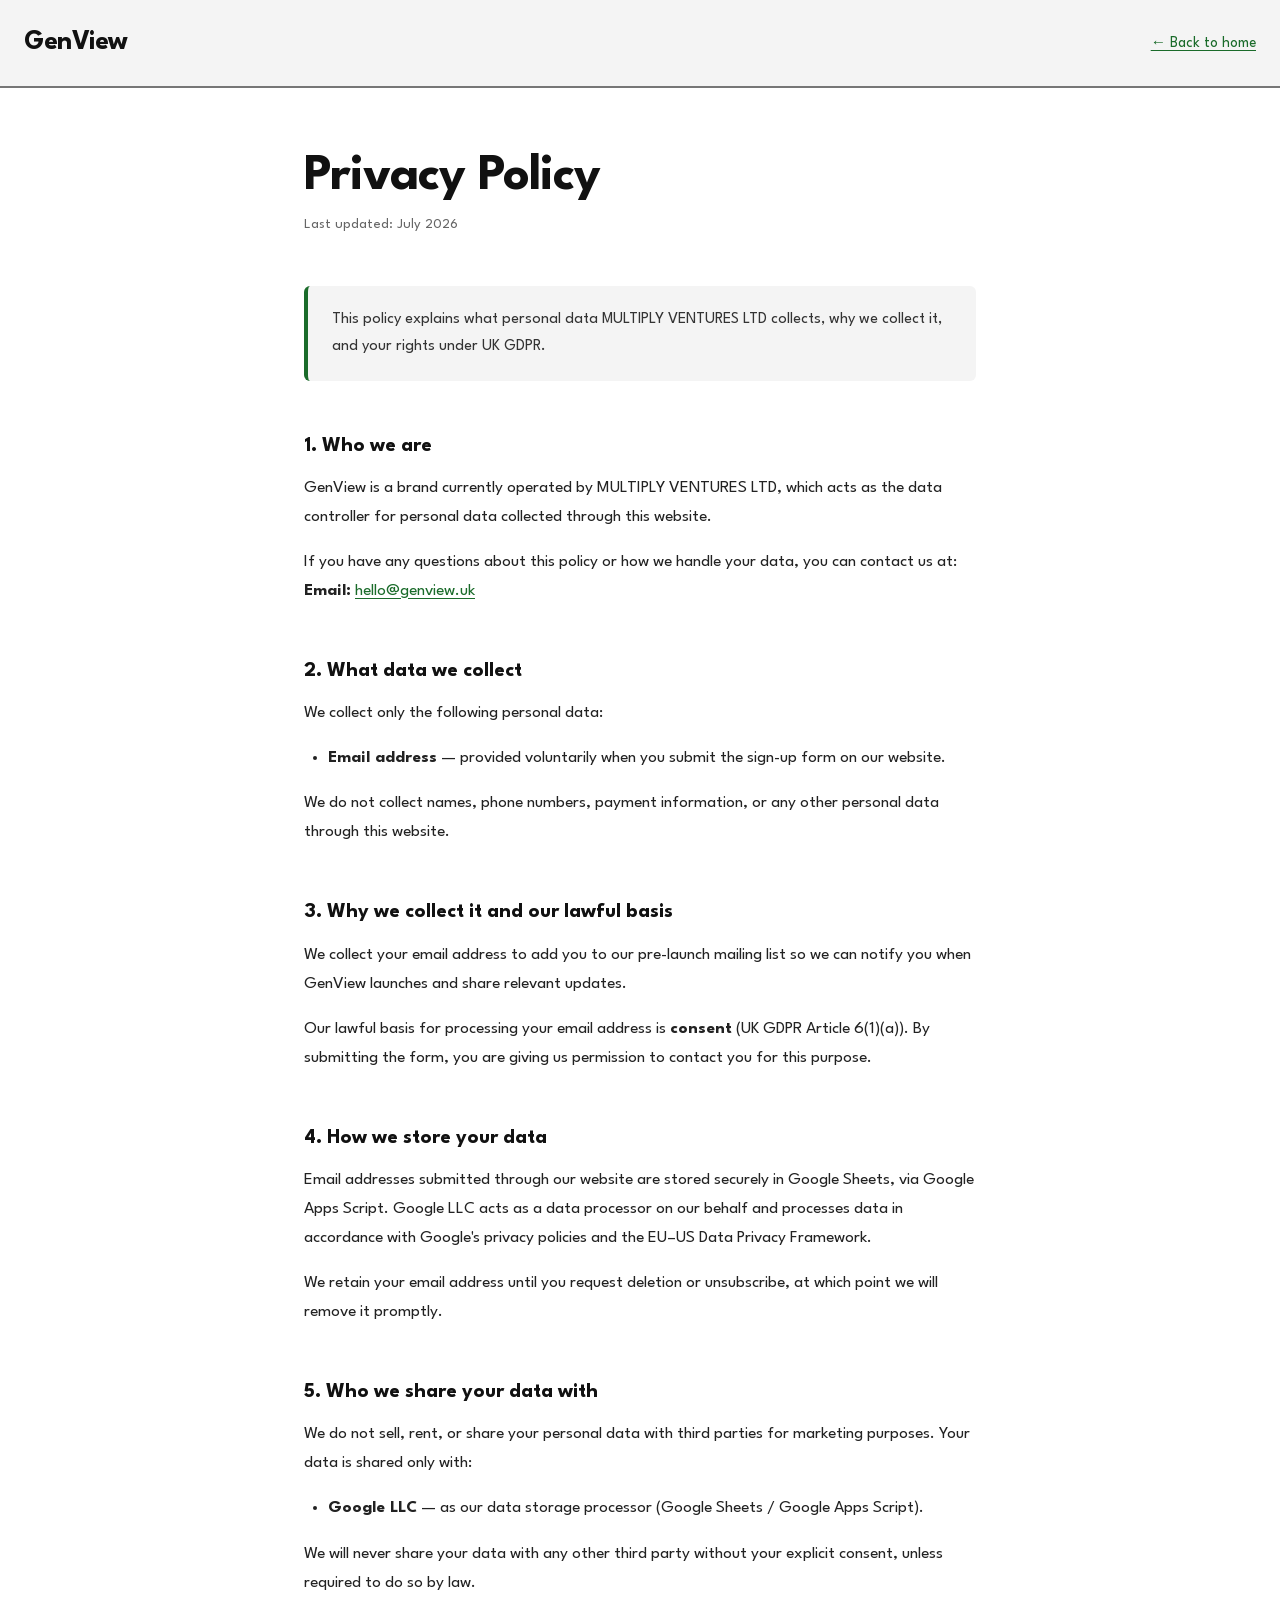
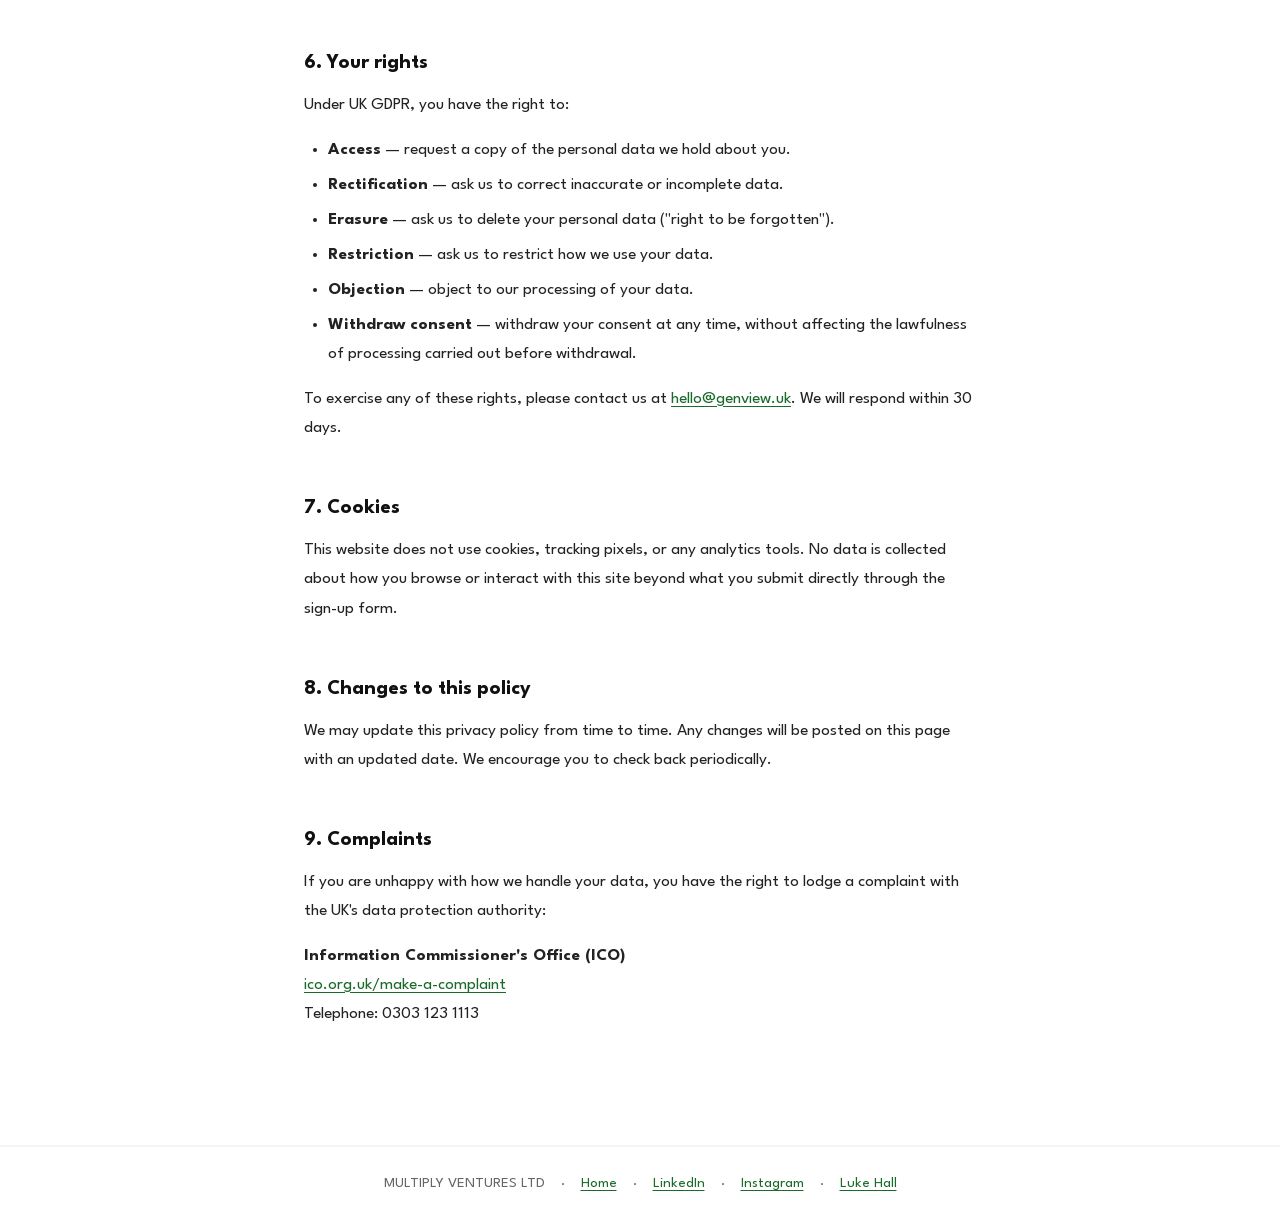
<file: privacy.html>
<!DOCTYPE html>
<html lang="en">
<head>
  <meta charset="UTF-8">
  <meta name="viewport" content="width=device-width, initial-scale=1.0">
  <title>Privacy Policy — GenView</title>
  <link rel="icon" type="image/svg+xml" href="favicon.svg">
  <link rel="icon" type="image/png" href="favicon.png">
  <link rel="apple-touch-icon" href="preview.png">

  <meta name="description" content="MULTIPLY VENTURES LTD privacy policy — how we collect and use your personal data under UK GDPR." />
  <link rel="canonical" href="https://genview.uk/privacy.html" />

  <link rel="stylesheet" href="fonts/leaguespartan.css">

  <style>
    *, *::before, *::after {
      box-sizing: border-box;
    }

    html {
      font-size: 18px;
      scroll-behavior: smooth;
    }

    body {
      margin: 0;
      background: #ffffff;
      color: #111111;
      font-family: 'League Spartan', sans-serif;
      line-height: 1.7;
      -webkit-font-smoothing: antialiased;
    }

    .skip-link {
      position: absolute;
      top: -100%;
      left: 16px;
      background: #1a6b2a;
      color: #ffffff;
      padding: 12px 20px;
      font-size: 1rem;
      font-weight: 700;
      border-radius: 0 0 8px 8px;
      text-decoration: none;
      z-index: 9999;
    }

    .skip-link:focus {
      top: 0;
    }

    :focus-visible {
      outline: 3px solid #1a6b2a;
      outline-offset: 3px;
      border-radius: 4px;
    }

    .page-header {
      background: #f4f4f4;
      border-bottom: 2px solid #767676;
      padding: 20px 24px;
      display: flex;
      align-items: center;
      justify-content: space-between;
      flex-wrap: wrap;
      gap: 12px;
    }

    .site-name {
      font-size: 1.5rem;
      font-weight: 700;
      color: #111111;
      text-decoration: none;
      letter-spacing: -0.5px;
    }

    .back-link {
      font-size: 0.85rem;
      color: #1a6b2a;
      text-decoration: underline;
      text-underline-offset: 3px;
    }

    .back-link:hover {
      color: #145521;
    }

    main {
      max-width: 720px;
      margin: 0 auto;
      padding: 60px 24px 100px;
    }

    h1 {
      font-size: clamp(32px, 5vw, 52px);
      font-weight: 700;
      letter-spacing: -1px;
      line-height: 1.1;
      margin: 0 0 8px;
    }

    .last-updated {
      font-size: 0.8rem;
      color: #666666;
      margin: 0 0 48px;
    }

    h2 {
      font-size: 1.15rem;
      font-weight: 700;
      margin: 48px 0 10px;
      color: #111111;
    }

    p {
      margin: 0 0 16px;
      color: #222222;
      font-size: 0.95rem;
    }

    ul {
      margin: 0 0 16px;
      padding-left: 24px;
      color: #222222;
      font-size: 0.95rem;
    }

    li {
      margin-bottom: 6px;
    }

    a {
      color: #1a6b2a;
      text-underline-offset: 3px;
    }

    a:hover {
      color: #145521;
    }

    .info-box {
      background: #f4f4f4;
      border-left: 4px solid #1a6b2a;
      border-radius: 6px;
      padding: 20px 24px;
      margin: 32px 0;
      font-size: 0.9rem;
      color: #333333;
    }

    hr {
      border: none;
      border-top: 1px solid #e0e0e0;
      margin: 48px 0;
    }

    .page-footer {
      border-top: 2px solid #f4f4f4;
      padding: 24px;
      font-size: 0.82rem;
      color: #666666;
      display: flex;
      flex-wrap: wrap;
      gap: 8px 16px;
      justify-content: center;
      align-items: center;
      text-align: center;
    }

    .page-footer a {
      color: #1a6b2a;
      text-decoration: underline;
      text-underline-offset: 3px;
    }
  </style>
</head>
<body>

  <a class="skip-link" href="#main-content">Skip to main content</a>

  <header class="page-header">
    <a href="index.html" class="site-name" aria-label="GenView — back to home">GenView</a>
    <a href="index.html" class="back-link">← Back to home</a>
  </header>

  <main id="main-content" tabindex="-1">

    <h1>Privacy Policy</h1>
    <p class="last-updated">Last updated: July 2026</p>

    <div class="info-box">
      This policy explains what personal data MULTIPLY VENTURES LTD collects, why we collect it, and your rights under UK GDPR.
    </div>

    <h2>1. Who we are</h2>
    <p>
      GenView is a brand currently operated by MULTIPLY VENTURES LTD, which acts as the data controller for personal data collected through this website.
    </p>
    <p>
      If you have any questions about this policy or how we handle your data, you can contact us at:
      <br><strong>Email:</strong> <a href="mailto:hello@genview.uk">hello@genview.uk</a>
    </p>

    <h2>2. What data we collect</h2>
    <p>We collect only the following personal data:</p>
    <ul>
      <li><strong>Email address</strong> — provided voluntarily when you submit the sign-up form on our website.</li>
    </ul>
    <p>We do not collect names, phone numbers, payment information, or any other personal data through this website.</p>

    <h2>3. Why we collect it and our lawful basis</h2>
    <p>
      We collect your email address to add you to our pre-launch mailing list so we can notify you when GenView launches and share relevant updates.
    </p>
    <p>
      Our lawful basis for processing your email address is <strong>consent</strong> (UK GDPR Article 6(1)(a)). By submitting the form, you are giving us permission to contact you for this purpose.
    </p>

    <h2>4. How we store your data</h2>
    <p>
      Email addresses submitted through our website are stored securely in Google Sheets, via Google Apps Script. Google LLC acts as a data processor on our behalf and processes data in accordance with Google's privacy policies and the EU–US Data Privacy Framework.
    </p>
    <p>
      We retain your email address until you request deletion or unsubscribe, at which point we will remove it promptly.
    </p>

    <h2>5. Who we share your data with</h2>
    <p>We do not sell, rent, or share your personal data with third parties for marketing purposes. Your data is shared only with:</p>
    <ul>
      <li><strong>Google LLC</strong> — as our data storage processor (Google Sheets / Google Apps Script).</li>
    </ul>
    <p>We will never share your data with any other third party without your explicit consent, unless required to do so by law.</p>

    <h2>6. Your rights</h2>
    <p>Under UK GDPR, you have the right to:</p>
    <ul>
      <li><strong>Access</strong> — request a copy of the personal data we hold about you.</li>
      <li><strong>Rectification</strong> — ask us to correct inaccurate or incomplete data.</li>
      <li><strong>Erasure</strong> — ask us to delete your personal data ("right to be forgotten").</li>
      <li><strong>Restriction</strong> — ask us to restrict how we use your data.</li>
      <li><strong>Objection</strong> — object to our processing of your data.</li>
      <li><strong>Withdraw consent</strong> — withdraw your consent at any time, without affecting the lawfulness of processing carried out before withdrawal.</li>
    </ul>
    <p>
      To exercise any of these rights, please contact us at <a href="mailto:hello@genview.uk">hello@genview.uk</a>. We will respond within 30 days.
    </p>

    <h2>7. Cookies</h2>
    <p>
      This website does not use cookies, tracking pixels, or any analytics tools. No data is collected about how you browse or interact with this site beyond what you submit directly through the sign-up form.
    </p>

    <h2>8. Changes to this policy</h2>
    <p>
      We may update this privacy policy from time to time. Any changes will be posted on this page with an updated date. We encourage you to check back periodically.
    </p>

    <h2>9. Complaints</h2>
    <p>
      If you are unhappy with how we handle your data, you have the right to lodge a complaint with the UK's data protection authority:
    </p>
    <p>
      <strong>Information Commissioner's Office (ICO)</strong><br>
      <a href="https://ico.org.uk/make-a-complaint" target="_blank" rel="noopener noreferrer">ico.org.uk/make-a-complaint</a><br>
      Telephone: 0303 123 1113
    </p>

  </main>

  <footer class="page-footer">
    <span>MULTIPLY VENTURES LTD</span>
    <span aria-hidden="true">·</span>
    <a href="index.html">Home</a>
    <span aria-hidden="true">·</span>
    <a href="https://www.linkedin.com/company/112609480/" target="_blank" rel="noopener noreferrer" aria-label="GenView on LinkedIn (opens in new tab)">LinkedIn</a>
    <span aria-hidden="true">·</span>
    <a href="https://www.instagram.com/genviewuk/" target="_blank" rel="noopener noreferrer" aria-label="GenView on Instagram (opens in new tab)">Instagram</a>
    <span aria-hidden="true">·</span>
    <a href="https://www.linkedin.com/in/luke-daniel-hall" target="_blank" rel="noopener noreferrer" aria-label="Luke Hall on LinkedIn (opens in new tab)">Luke Hall</a>
  </footer>

</body>
</html>
</file>
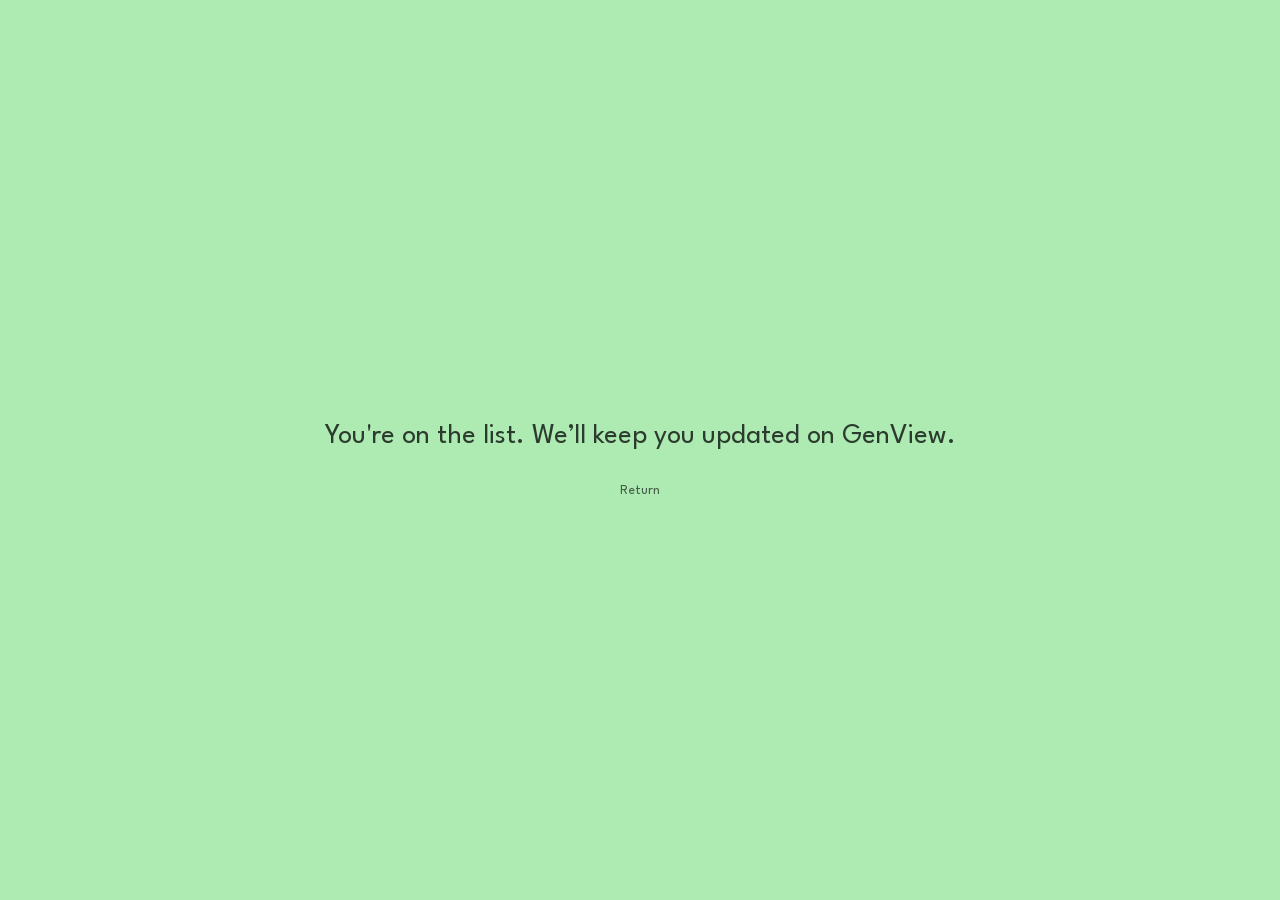
<file: thankyou.html>
<!DOCTYPE html>
<html lang="en">
<head>
  <meta charset="UTF-8">
  <meta name="viewport" content="width=device-width, initial-scale=1.0">
  <title>Thanks — GenView</title>
  <meta name="robots" content="noindex, nofollow" />
  <link rel="icon" type="image/svg+xml" href="favicon.svg">
  <link rel="icon" type="image/png" href="favicon.png">
  <link rel="apple-touch-icon" href="preview.png">

  <link rel="stylesheet" href="fonts/leaguespartan.css">

  <style>
    body {
      margin: 0;
      background-color: #adebb3;
      font-family: 'League Spartan', sans-serif;
      color: black;
      -webkit-font-smoothing: antialiased;
    }

    .wrap {
      height: 100vh;
      display: flex;
      justify-content: center;
      align-items: center;
      text-align: center;
      padding: 0 24px;
    }

    .title {
      font-size: clamp(44px, 8vw, 96px);
      font-weight: 700;
      margin: 0;
      letter-spacing: -1.5px;
    }

    .text {
      margin-top: 16px;
      font-size: clamp(18px, 3vw, 28px);
      color: rgba(0,0,0,0.75);
      line-height: 1.3;
    }

    .link {
      display: inline-block;
      margin-top: 30px;
      font-size: 14px;
      color: rgba(0,0,0,0.6);
      text-decoration: none;
    }

    .link:hover {
      color: black;
    }
  </style>
</head>

<body>

  <div class="wrap">
    <div>
      <div class="text">
        You're on the list. We’ll keep you updated on GenView.
      </div>

      <a class="link" href="/">Return</a>
    </div>
  </div>

</body>
</html>
</file>
<file: fonts/leaguespartan.css>
/* League Spartan — self-hosted to avoid CORS issues with GoDaddy CDN */

/* vietnamese */
@font-face {
  font-family: 'League Spartan';
  font-style: normal;
  font-weight: 400 700;
  font-display: swap;
  src: url('leaguespartan-vietnamese.woff2') format('woff2');
  unicode-range: U+0102-0103, U+0110-0111, U+0128-0129, U+0168-0169, U+01A0-01A1, U+01AF-01B0, U+0300-0301, U+0303-0304, U+0308-0309, U+0323, U+0329, U+1EA0-1EF9, U+20AB;
}

/* latin-ext */
@font-face {
  font-family: 'League Spartan';
  font-style: normal;
  font-weight: 400 700;
  font-display: swap;
  src: url('leaguespartan-latin-ext.woff2') format('woff2');
  unicode-range: U+0100-02BA, U+02BD-02C5, U+02C7-02CC, U+02CE-02D7, U+02DD-02FF, U+0304, U+0308, U+0329, U+1D00-1DBF, U+1E00-1E9F, U+1EF2-1EFF, U+2020, U+20A0-20AB, U+20AD-20C0, U+2113, U+2C60-2C7F, U+A720-A7FF;
}

/* latin */
@font-face {
  font-family: 'League Spartan';
  font-style: normal;
  font-weight: 400 700;
  font-display: swap;
  src: url('leaguespartan-latin.woff2') format('woff2');
  unicode-range: U+0000-00FF, U+0131, U+0152-0153, U+02BB-02BC, U+02C6, U+02DA, U+02DC, U+0304, U+0308, U+0329, U+2000-206F, U+20AC, U+2122, U+2191, U+2193, U+2212, U+2215, U+FEFF, U+FFFD;
}
</file>
